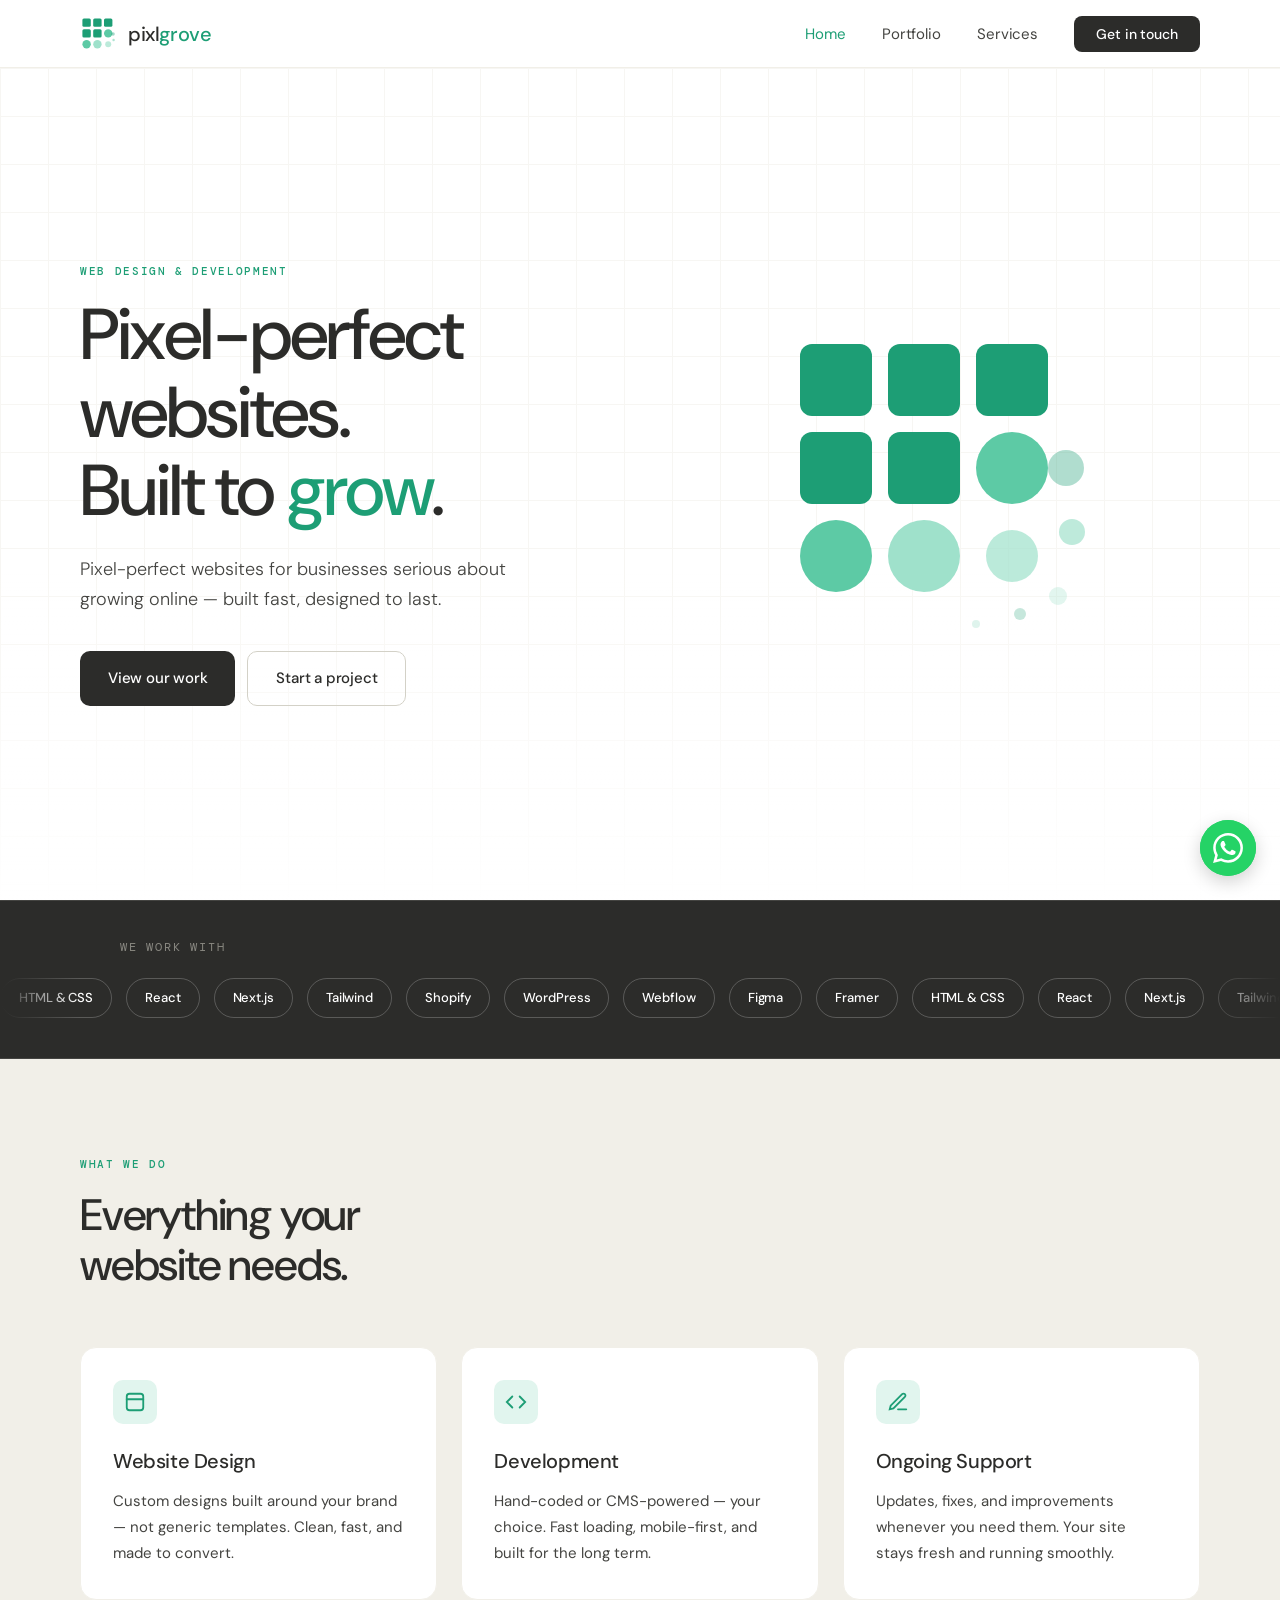
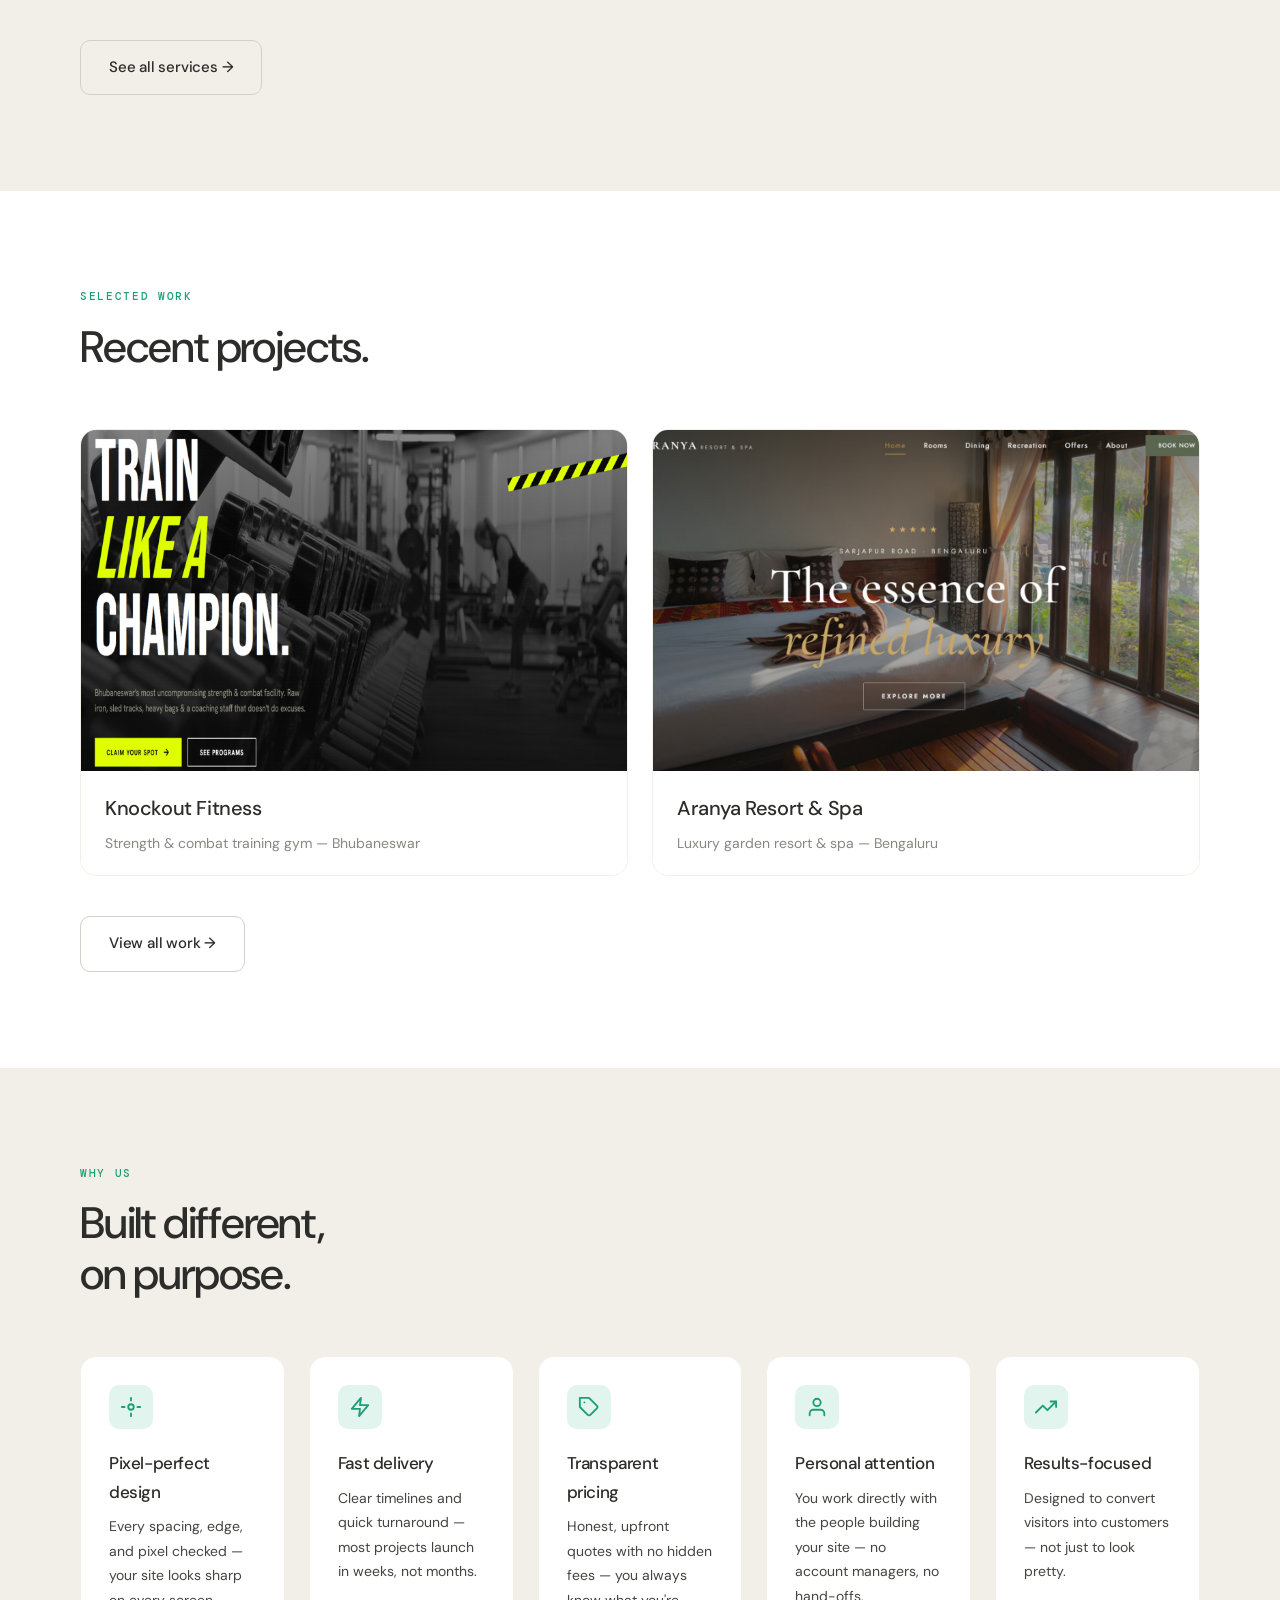
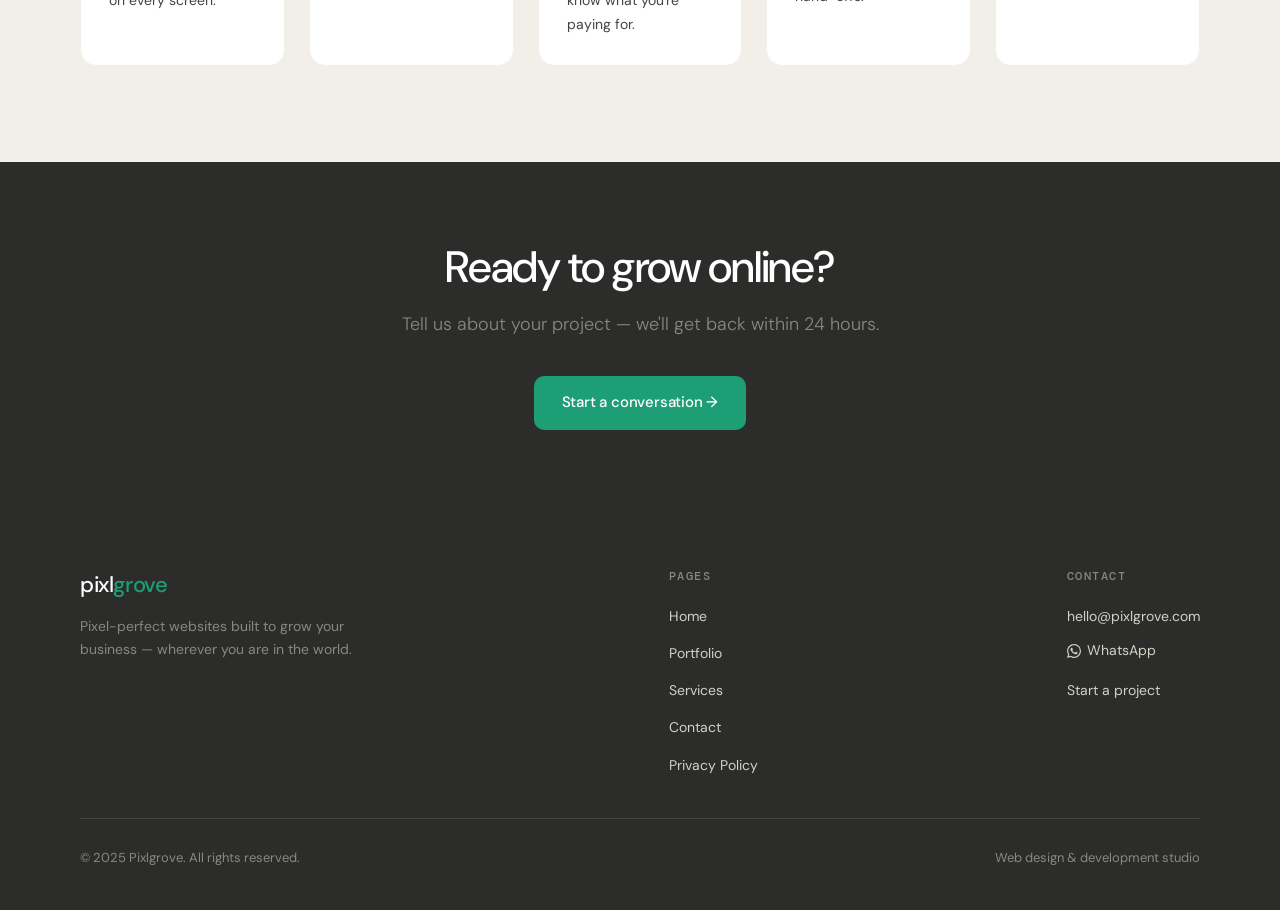
<file: index.html>
<!DOCTYPE html>
<html lang="en">
<head>
  <meta charset="UTF-8"/>
  <meta name="viewport" content="width=device-width, initial-scale=1.0"/>
  <title>Pixlgrove — Web Design &amp; Development Agency</title>
  <meta name="description" content="Pixel-perfect websites built to grow your business. Web design and development studio serving clients worldwide."/>
  <link rel="canonical" href="https://pixlgrove.com/"/>
  <meta name="robots" content="index, follow, max-image-preview:large, max-snippet:-1"/>
  <meta name="theme-color" content="#1D9E75"/>
  <meta name="author" content="Pixlgrove"/>
  <!-- Search engine ownership verification (homepage only — verifies the whole property) -->
  <meta name="google-site-verification" content="qePyZceuetVZ063iKFYvC5SGkawIHf2cacjYb4y_dj0"/>
  <meta name="msvalidate.01" content="2F91A9A347F147615D94C6EC754ECE35"/>
  <meta name="yandex-verification" content="8b241d73d4e15420"/>
  <!-- Geo targeting: Bhubaneswar, Odisha, India -->
  <meta name="geo.region" content="IN-OR"/>
  <meta name="geo.placename" content="Bhubaneswar"/>
  <meta name="geo.position" content="20.296059;85.824539"/>
  <meta name="ICBM" content="20.296059, 85.824539"/>
  <!-- Dublin Core -->
  <meta name="DC.title" content="Pixlgrove — Web Design &amp; Development Studio"/>
  <meta name="DC.description" content="Pixel-perfect websites built to grow your business. Web design and development studio serving clients worldwide."/>
  <meta name="DC.publisher" content="Pixlgrove"/>
  <meta name="DC.language" content="en"/>
  <meta name="DC.type" content="Text"/>
  <meta name="DC.format" content="text/html"/>
  <meta name="DC.identifier" content="https://pixlgrove.com/"/>

  <meta property="og:type" content="website"/>
  <meta property="og:site_name" content="Pixlgrove"/>
  <meta property="og:title" content="Pixlgrove — Web Design &amp; Development Studio"/>
  <meta property="og:description" content="Pixel-perfect websites built to grow your business. Web design and development studio serving clients worldwide."/>
  <meta property="og:url" content="https://pixlgrove.com/"/>
  <meta property="og:image" content="https://pixlgrove.com/og-image.png"/>
  <meta property="og:image:width" content="1200"/>
  <meta property="og:image:height" content="630"/>

  <meta name="twitter:card" content="summary_large_image"/>
  <meta name="twitter:title" content="Pixlgrove — Web Design &amp; Development Studio"/>
  <meta name="twitter:description" content="Pixel-perfect websites built to grow your business."/>
  <meta name="twitter:image" content="https://pixlgrove.com/og-image.png"/>

  <script type="application/ld+json">
  {
    "@context": "https://schema.org",
    "@graph": [
      {
        "@type": "ProfessionalService",
        "@id": "https://pixlgrove.com/#business",
        "name": "Pixlgrove",
        "description": "Web design and development studio building pixel-perfect, fast, conversion-focused websites for businesses worldwide.",
        "url": "https://pixlgrove.com/",
        "email": "hello@pixlgrove.com",
        "logo": "https://pixlgrove.com/og-image.png",
        "image": "https://pixlgrove.com/og-image.png",
        "areaServed": "Worldwide",
        "knowsAbout": ["Web design", "Web development", "E-commerce", "SEO", "Website maintenance"]
      },
      {
        "@type": "WebSite",
        "@id": "https://pixlgrove.com/#website",
        "url": "https://pixlgrove.com/",
        "name": "Pixlgrove",
        "publisher": { "@id": "https://pixlgrove.com/#business" }
      }
    ]
  }
  </script>
  <link rel="stylesheet" href="style.css"/>
  <link rel="icon" href="data:image/svg+xml,<svg xmlns='http://www.w3.org/2000/svg' viewBox='0 0 120 120'><rect x='8' y='8' width='28' height='28' rx='5' fill='%231D9E75'/><rect x='44' y='8' width='28' height='28' rx='5' fill='%231D9E75'/><rect x='80' y='8' width='28' height='28' rx='5' fill='%231D9E75'/><rect x='8' y='44' width='28' height='28' rx='5' fill='%231D9E75'/><rect x='44' y='44' width='28' height='28' rx='5' fill='%231D9E75'/><rect x='80' y='44' width='28' height='28' rx='14' fill='%235DCAA5'/><rect x='8' y='80' width='28' height='28' rx='14' fill='%235DCAA5'/><circle cx='58' cy='94' r='14' fill='%239FE1CB'/></svg>"/>
  <style>
    /* HERO */
    .hero {
      min-height: calc(100vh - var(--nav-h));
      display: flex;
      align-items: center;
      padding: 80px 40px;
      position: relative;
      overflow: hidden;
    }

    .hero-grid {
      position: absolute;
      inset: 0;
      background-image:
        linear-gradient(var(--bark5) 1px, transparent 1px),
        linear-gradient(90deg, var(--bark5) 1px, transparent 1px);
      background-size: 48px 48px;
      opacity: 0.5;
    }

    .hero-grid::after {
      content: '';
      position: absolute;
      inset: 0;
      background: linear-gradient(to bottom, transparent 60%, white 100%);
    }

    .hero-inner {
      max-width: var(--max);
      margin: 0 auto;
      width: 100%;
      position: relative;
      z-index: 1;
      display: grid;
      grid-template-columns: 1fr 1fr;
      gap: 80px;
      align-items: center;
    }

    .hero-content h1 { margin-bottom: 24px; }
    .hero-content h1 em {
      font-style: normal;
      color: var(--grove);
    }

    .hero-content p {
      font-size: 18px;
      color: var(--bark2);
      max-width: 440px;
      margin-bottom: 36px;
      line-height: 1.7;
      font-weight: 300;
    }

    .hero-btns { display: flex; gap: 12px; flex-wrap: wrap; }

    .hero-mark {
      display: flex;
      justify-content: center;
      align-items: center;
    }

    .hero-mark svg {
      width: 100%;
      max-width: 320px;
      height: auto;
      animation: floatMark 6s ease-in-out infinite;
    }

    @keyframes floatMark {
      0%, 100% { transform: translateY(0); }
      50% { transform: translateY(-12px); }
    }

    /* LOGOS MARQUEE */
    .logos-bar {
      background: var(--bark);
      padding: 36px 0 40px;
      border-top: 1px solid var(--bark2);
      border-bottom: 1px solid var(--bark2);
      overflow: hidden;
      position: relative;
    }

    .logos-label {
      max-width: var(--max);
      margin: 0 auto 20px;
      padding: 0 40px;
      font-size: 12px;
      font-family: var(--font-mono);
      letter-spacing: .15em;
      text-transform: uppercase;
      color: var(--bark3);
    }

    .logos-track {
      position: relative;
      overflow: hidden;
      -webkit-mask-image: linear-gradient(90deg, transparent 0, #000 80px, #000 calc(100% - 80px), transparent 100%);
              mask-image: linear-gradient(90deg, transparent 0, #000 80px, #000 calc(100% - 80px), transparent 100%);
    }

    .logos-marquee {
      display: flex;
      gap: 14px;
      width: max-content;
      animation: marquee 32s linear infinite;
    }

    .logos-marquee:hover { animation-play-state: paused; }

    @keyframes marquee {
      from { transform: translateX(-50%); }
      to   { transform: translateX(0); }
    }

    .logo-pill {
      font-size: 13px;
      font-weight: 500;
      color: white;
      padding: 8px 18px;
      background: transparent;
      border: 1px solid rgba(255, 255, 255, 0.22);
      border-radius: 999px;
      white-space: nowrap;
      flex-shrink: 0;
      letter-spacing: -0.1px;
    }

    /* SERVICES PREVIEW */
    .services-grid {
      display: grid;
      grid-template-columns: repeat(3, 1fr);
      gap: 24px;
      margin-top: 56px;
    }

    .service-card {
      padding: 32px;
      border: 1px solid var(--bark5);
      border-radius: var(--radius-lg);
      transition: border-color .2s, transform .2s;
      background: white;
    }

    .service-card:hover {
      border-color: var(--mist);
      transform: translateY(-3px);
    }

    .service-icon {
      width: 44px;
      height: 44px;
      background: #E1F5EE;
      border-radius: 10px;
      display: flex;
      align-items: center;
      justify-content: center;
      margin-bottom: 20px;
    }

    .service-card h3 { margin-bottom: 10px; }
    .service-card p { font-size: 15px; }

    /* PORTFOLIO PREVIEW */
    .portfolio-grid {
      display: grid;
      grid-template-columns: repeat(2, 1fr);
      gap: 24px;
      margin-top: 56px;
    }

    .portfolio-card {
      border-radius: var(--radius-lg);
      overflow: hidden;
      border: 1px solid var(--bark5);
      text-decoration: none;
      transition: transform .25s, border-color .25s;
      display: block;
    }

    .portfolio-card:hover { transform: translateY(-4px); border-color: var(--mist); }

    .portfolio-thumb {
      aspect-ratio: 16/10;
      display: flex;
      align-items: center;
      justify-content: center;
      font-size: 13px;
      font-family: var(--font-mono);
      color: var(--bark3);
      letter-spacing: .06em;
    }

    .portfolio-meta {
      padding: 20px 24px;
      background: white;
    }

    .portfolio-meta h3 { margin-bottom: 6px; }
    .portfolio-meta p { font-size: 14px; color: var(--bark3); }

    /* WHY US */
    .why-grid {
      display: grid;
      grid-template-columns: repeat(auto-fit, minmax(190px, 1fr));
      gap: 24px;
      margin-top: 56px;
    }

    .why-card {
      padding: 28px;
      border: 1px solid var(--bark5);
      border-radius: var(--radius-lg);
      background: white;
      transition: border-color .2s, transform .2s;
    }

    .why-card:hover {
      border-color: var(--mist);
      transform: translateY(-3px);
    }

    .why-card h3 { margin-bottom: 8px; font-size: 17px; }
    .why-card p { font-size: 14px; }

    /* CTA BAND */
    .cta-band {
      background: var(--bark);
      padding: 80px 40px;
      text-align: center;
    }

    .cta-band h2 { color: white; margin-bottom: 16px; }
    .cta-band p { color: var(--bark3); font-size: 18px; margin-bottom: 36px; font-weight: 300; }

    @media (max-width: 900px) {
      .hero-inner { grid-template-columns: 1fr; gap: 48px; }
      .hero-mark { display: none; }
      .services-grid { grid-template-columns: 1fr; }
      .portfolio-grid { grid-template-columns: 1fr; }
      .hero { padding: 60px 20px; }
      .logos-bar { padding: 24px 20px; }
      .cta-band { padding: 64px 20px; }
    }
  </style>

  <!-- Google tag (gtag.js) -->
  <script async src="https://www.googletagmanager.com/gtag/js?id=G-X0YCFCK2R0"></script>
  <script>
    window.dataLayer = window.dataLayer || [];
    function gtag(){dataLayer.push(arguments);}
    gtag('js', new Date());
    gtag('config', 'G-X0YCFCK2R0');
  </script>
</head>
<body class="page">

<nav aria-label="Primary navigation">
  <div class="nav-inner">
    <a href="index.html" class="nav-logo" aria-label="Pixlgrove — home">
      <svg width="36" height="36" viewBox="0 0 120 120" xmlns="http://www.w3.org/2000/svg" aria-hidden="true" focusable="false">
        <rect x="8"  y="8"  width="28" height="28" rx="5" fill="#1D9E75"/>
        <rect x="44" y="8"  width="28" height="28" rx="5" fill="#1D9E75"/>
        <rect x="80" y="8"  width="28" height="28" rx="5" fill="#1D9E75"/>
        <rect x="8"  y="44" width="28" height="28" rx="5" fill="#1D9E75"/>
        <rect x="44" y="44" width="28" height="28" rx="5" fill="#1D9E75"/>
        <rect x="80" y="44" width="28" height="28" rx="14" fill="#5DCAA5"/>
        <rect x="8"  y="80" width="28" height="28" rx="14" fill="#5DCAA5"/>
        <circle cx="58" cy="94" r="14" fill="#9FE1CB"/>
        <circle cx="94" cy="94" r="10" fill="#9FE1CB" opacity="0.7"/>
        <circle cx="110" cy="60" r="6" fill="#1D9E75" opacity="0.4"/>
        <circle cx="112" cy="80" r="4" fill="#5DCAA5" opacity="0.5"/>
      </svg>
      <span class="nav-wordmark">pixl<span>grove</span></span>
    </a>
    <ul class="nav-links" id="nav-links">
      <li><a href="index.html" class="active" aria-current="page">Home</a></li>
      <li><a href="portfolio.html">Portfolio</a></li>
      <li><a href="services.html">Services</a></li>
      <li><a href="contact.html" class="nav-cta">Get in touch</a></li>
    </ul>
    <button class="nav-burger" id="nav-burger" aria-label="Toggle menu" aria-expanded="false" aria-controls="nav-links">
      <span></span><span></span><span></span>
    </button>
  </div>
</nav>

<main>

<!-- HERO -->
<section class="hero">
  <div class="hero-grid"></div>
  <div class="hero-inner">
    <div class="hero-content">
      <span class="eyebrow fade-up">Web design &amp; development</span>
      <h1 class="fade-up">Pixel-perfect websites.<br>Built to <em>grow</em>.</h1>
      <p class="fade-up">Pixel-perfect websites for businesses serious about growing online — built fast, designed to last.</p>
      <div class="hero-btns fade-up">
        <a href="portfolio.html" class="btn btn-dark">View our work</a>
        <a href="contact.html" class="btn btn-outline">Start a project</a>
      </div>
    </div>
    <div class="hero-mark fade-up">
      <svg aria-hidden="true" viewBox="0 0 320 320" xmlns="http://www.w3.org/2000/svg" fill="none">
        <!-- Large dissolve mark -->
        <rect x="20"  y="20"  width="72" height="72" rx="12" fill="#1D9E75"/>
        <rect x="108" y="20"  width="72" height="72" rx="12" fill="#1D9E75"/>
        <rect x="196" y="20"  width="72" height="72" rx="12" fill="#1D9E75"/>
        <rect x="20"  y="108" width="72" height="72" rx="12" fill="#1D9E75"/>
        <rect x="108" y="108" width="72" height="72" rx="12" fill="#1D9E75"/>
        <rect x="196" y="108" width="72" height="72" rx="36" fill="#5DCAA5"/>
        <rect x="20"  y="196" width="72" height="72" rx="36" fill="#5DCAA5"/>
        <circle cx="144" cy="232" r="36" fill="#9FE1CB"/>
        <circle cx="232" cy="232" r="26" fill="#9FE1CB" opacity="0.7"/>
        <circle cx="286" cy="144" r="18" fill="#1D9E75" opacity="0.35"/>
        <circle cx="292" cy="208" r="13" fill="#5DCAA5" opacity="0.4"/>
        <circle cx="278" cy="272" r="9"  fill="#9FE1CB" opacity="0.3"/>
        <circle cx="240" cy="290" r="6"  fill="#1D9E75" opacity="0.25"/>
        <circle cx="196" cy="300" r="4"  fill="#5DCAA5" opacity="0.2"/>
      </svg>
    </div>
  </div>
</section>

<!-- LOGOS MARQUEE -->
<div class="logos-bar">
  <p class="logos-label">We work with</p>
  <div class="logos-track">
    <div class="logos-marquee" aria-hidden="true">
      <span class="logo-pill">HTML &amp; CSS</span>
      <span class="logo-pill">React</span>
      <span class="logo-pill">Next.js</span>
      <span class="logo-pill">Tailwind</span>
      <span class="logo-pill">Shopify</span>
      <span class="logo-pill">WordPress</span>
      <span class="logo-pill">Webflow</span>
      <span class="logo-pill">Figma</span>
      <span class="logo-pill">Framer</span>
      <!-- duplicate for seamless infinite loop -->
      <span class="logo-pill">HTML &amp; CSS</span>
      <span class="logo-pill">React</span>
      <span class="logo-pill">Next.js</span>
      <span class="logo-pill">Tailwind</span>
      <span class="logo-pill">Shopify</span>
      <span class="logo-pill">WordPress</span>
      <span class="logo-pill">Webflow</span>
      <span class="logo-pill">Figma</span>
      <span class="logo-pill">Framer</span>
    </div>
  </div>
</div>

<!-- SERVICES PREVIEW -->
<section class="section" style="background: var(--bark5);">
  <div class="container">
    <span class="eyebrow">What we do</span>
    <h2>Everything your<br>website needs.</h2>
    <div class="services-grid">
      <div class="service-card fade-up">
        <div class="service-icon">
          <svg aria-hidden="true" width="22" height="22" viewBox="0 0 24 24" fill="none" stroke="#1D9E75" stroke-width="2" stroke-linecap="round">
            <rect x="3" y="3" width="18" height="18" rx="3"/><path d="M3 9h18"/>
          </svg>
        </div>
        <h3>Website Design</h3>
        <p>Custom designs built around your brand — not generic templates. Clean, fast, and made to convert.</p>
      </div>
      <div class="service-card fade-up">
        <div class="service-icon">
          <svg aria-hidden="true" width="22" height="22" viewBox="0 0 24 24" fill="none" stroke="#1D9E75" stroke-width="2" stroke-linecap="round">
            <polyline points="16 18 22 12 16 6"/><polyline points="8 6 2 12 8 18"/>
          </svg>
        </div>
        <h3>Development</h3>
        <p>Hand-coded or CMS-powered — your choice. Fast loading, mobile-first, and built for the long term.</p>
      </div>
      <div class="service-card fade-up">
        <div class="service-icon">
          <svg aria-hidden="true" width="22" height="22" viewBox="0 0 24 24" fill="none" stroke="#1D9E75" stroke-width="2" stroke-linecap="round">
            <path d="M12 20h9"/><path d="M16.5 3.5a2.121 2.121 0 013 3L7 19l-4 1 1-4L16.5 3.5z"/>
          </svg>
        </div>
        <h3>Ongoing Support</h3>
        <p>Updates, fixes, and improvements whenever you need them. Your site stays fresh and running smoothly.</p>
      </div>
    </div>
    <div style="margin-top:40px;">
      <a href="services.html" class="btn btn-outline">See all services →</a>
    </div>
  </div>
</section>

<!-- PORTFOLIO PREVIEW -->
<section class="section">
  <div class="container">
    <span class="eyebrow">Selected work</span>
    <h2>Recent projects.</h2>
    <div class="portfolio-grid">
      <a href="https://frolicking-speculoos-3c72fb.netlify.app/" target="_blank" rel="noopener" class="portfolio-card fade-up">
        <div class="portfolio-thumb" style="background:#1a1a1a;">
          <img src="images/Knockout_fitness_1600x1000.jpg" alt="Knockout Fitness website — homepage screenshot" loading="lazy" style="width:100%;height:100%;object-fit:cover;display:block;"/>
        </div>
        <div class="portfolio-meta">
          <h3>Knockout Fitness</h3>
          <p>Strength &amp; combat training gym — Bhubaneswar</p>
        </div>
      </a>
      <a href="https://sensational-clafoutis-8c955f.netlify.app/" target="_blank" rel="noopener" class="portfolio-card fade-up">
        <div class="portfolio-thumb" style="background:#1a1a1a;">
          <img src="images/Aranya_1600x808.jpg" alt="Aranya Resort &amp; Spa website — homepage screenshot" loading="lazy" style="width:100%;height:100%;object-fit:cover;display:block;"/>
        </div>
        <div class="portfolio-meta">
          <h3>Aranya Resort &amp; Spa</h3>
          <p>Luxury garden resort &amp; spa — Bengaluru</p>
        </div>
      </a>
    </div>
    <div style="margin-top:40px;">
      <a href="portfolio.html" class="btn btn-outline">View all work →</a>
    </div>
  </div>
</section>

<!-- WHY US -->
<section class="section" style="background: var(--bark5);">
  <div class="container">
    <span class="eyebrow">Why us</span>
    <h2>Built different,<br>on purpose.</h2>
    <div class="why-grid">
      <div class="why-card fade-up">
        <div class="service-icon">
          <svg aria-hidden="true" width="22" height="22" viewBox="0 0 24 24" fill="none" stroke="#1D9E75" stroke-width="2" stroke-linecap="round" stroke-linejoin="round">
            <circle cx="12" cy="12" r="3"/><path d="M12 2v3M12 19v3M2 12h3M19 12h3"/>
          </svg>
        </div>
        <h3>Pixel-perfect design</h3>
        <p>Every spacing, edge, and pixel checked — your site looks sharp on every screen.</p>
      </div>
      <div class="why-card fade-up">
        <div class="service-icon">
          <svg aria-hidden="true" width="22" height="22" viewBox="0 0 24 24" fill="none" stroke="#1D9E75" stroke-width="2" stroke-linecap="round" stroke-linejoin="round">
            <polygon points="13 2 3 14 12 14 11 22 21 10 12 10 13 2"/>
          </svg>
        </div>
        <h3>Fast delivery</h3>
        <p>Clear timelines and quick turnaround — most projects launch in weeks, not months.</p>
      </div>
      <div class="why-card fade-up">
        <div class="service-icon">
          <svg aria-hidden="true" width="22" height="22" viewBox="0 0 24 24" fill="none" stroke="#1D9E75" stroke-width="2" stroke-linecap="round" stroke-linejoin="round">
            <path d="M20.59 13.41l-7.17 7.17a2 2 0 0 1-2.83 0L2 12V2h10l8.59 8.59a2 2 0 0 1 0 2.82z"/><line x1="7" y1="7" x2="7.01" y2="7"/>
          </svg>
        </div>
        <h3>Transparent pricing</h3>
        <p>Honest, upfront quotes with no hidden fees — you always know what you're paying for.</p>
      </div>
      <div class="why-card fade-up">
        <div class="service-icon">
          <svg aria-hidden="true" width="22" height="22" viewBox="0 0 24 24" fill="none" stroke="#1D9E75" stroke-width="2" stroke-linecap="round" stroke-linejoin="round">
            <path d="M20 21v-2a4 4 0 0 0-4-4H8a4 4 0 0 0-4 4v2"/><circle cx="12" cy="7" r="4"/>
          </svg>
        </div>
        <h3>Personal attention</h3>
        <p>You work directly with the people building your site — no account managers, no hand-offs.</p>
      </div>
      <div class="why-card fade-up">
        <div class="service-icon">
          <svg aria-hidden="true" width="22" height="22" viewBox="0 0 24 24" fill="none" stroke="#1D9E75" stroke-width="2" stroke-linecap="round" stroke-linejoin="round">
            <polyline points="23 6 13.5 15.5 8.5 10.5 1 18"/><polyline points="17 6 23 6 23 12"/>
          </svg>
        </div>
        <h3>Results-focused</h3>
        <p>Designed to convert visitors into customers — not just to look pretty.</p>
      </div>
    </div>
  </div>
</section>

<!-- CTA BAND -->
<div class="cta-band">
  <div class="container">
    <h2>Ready to grow online?</h2>
    <p>Tell us about your project — we'll get back within 24 hours.</p>
    <a href="contact.html" class="btn btn-primary">Start a conversation →</a>
  </div>
</div>

</main>

<footer>
  <div class="footer-inner">
    <div class="footer-top">
      <div class="footer-brand">
        <div class="footer-wordmark">pixl<span>grove</span></div>
        <p>Pixel-perfect websites built to grow your business — wherever you are in the world.</p>
      </div>
      <div class="footer-links">
        <h4>Pages</h4>
        <ul>
          <li><a href="index.html">Home</a></li>
          <li><a href="portfolio.html">Portfolio</a></li>
          <li><a href="services.html">Services</a></li>
          <li><a href="contact.html">Contact</a></li>
          <li><a href="privacy.html">Privacy Policy</a></li>
        </ul>
      </div>
      <div class="footer-links">
        <h4>Contact</h4>
        <ul>
          <li><a href="mailto:hello@pixlgrove.com">hello@pixlgrove.com</a></li>
          <li><a class="footer-wa" href="https://wa.me/916371295241?text=Hi%20Pixlgrove%2C%20I%27d%20like%20to%20discuss%20a%20project." target="_blank" rel="noopener"><svg viewBox="0 0 24 24" fill="currentColor" aria-hidden="true"><path d="M17.472 14.382c-.297-.149-1.758-.867-2.03-.967-.273-.099-.471-.148-.67.15-.197.297-.767.966-.94 1.164-.173.199-.347.223-.644.075-.297-.15-1.255-.463-2.39-1.475-.883-.788-1.48-1.761-1.653-2.059-.173-.297-.018-.458.13-.606.135-.135.297-.347.446-.521.149-.174.198-.298.298-.497.099-.198.05-.371-.025-.52-.075-.149-.669-1.612-.916-2.207-.242-.579-.487-.5-.669-.51-.173-.009-.371-.01-.57-.01-.198 0-.52.074-.792.372-.272.297-1.04 1.016-1.04 2.479 0 1.462 1.065 2.876 1.213 3.074.149.198 2.096 3.2 5.077 4.487.709.306 1.262.489 1.694.626.712.226 1.36.194 1.872.118.571-.085 1.758-.719 2.006-1.413.248-.695.248-1.29.173-1.414-.074-.123-.272-.198-.57-.347m-5.421 7.403h-.004a9.87 9.87 0 01-5.031-1.378l-.361-.214-3.741.982.998-3.648-.235-.374a9.86 9.86 0 01-1.51-5.26c.002-5.45 4.436-9.884 9.888-9.884 2.64 0 5.122 1.03 6.988 2.898a9.825 9.825 0 012.893 6.994c-.003 5.45-4.437 9.884-9.885 9.884m8.413-18.297A11.815 11.815 0 0012.05 0C5.495 0 .16 5.335.157 11.892c0 2.096.547 4.142 1.588 5.945L.057 24l6.305-1.654a11.882 11.882 0 005.683 1.448h.005c6.554 0 11.89-5.335 11.893-11.893a11.821 11.821 0 00-3.48-8.413Z"/></svg>WhatsApp</a></li>
          <li><a href="contact.html">Start a project</a></li>
        </ul>
      </div>
    </div>
    <div class="footer-bottom">
      <p>&copy; 2025 Pixlgrove. All rights reserved.</p>
      <p>Web design &amp; development studio</p>
    </div>
  </div>
</footer>

<script src="layout.js"></script>

<a class="wa-fab" href="https://wa.me/916371295241?text=Hi%20Pixlgrove%2C%20I%27d%20like%20to%20discuss%20a%20project." target="_blank" rel="noopener" aria-label="Chat with us on WhatsApp">
  <svg viewBox="0 0 24 24" fill="currentColor" aria-hidden="true"><path d="M17.472 14.382c-.297-.149-1.758-.867-2.03-.967-.273-.099-.471-.148-.67.15-.197.297-.767.966-.94 1.164-.173.199-.347.223-.644.075-.297-.15-1.255-.463-2.39-1.475-.883-.788-1.48-1.761-1.653-2.059-.173-.297-.018-.458.13-.606.135-.135.297-.347.446-.521.149-.174.198-.298.298-.497.099-.198.05-.371-.025-.52-.075-.149-.669-1.612-.916-2.207-.242-.579-.487-.5-.669-.51-.173-.009-.371-.01-.57-.01-.198 0-.52.074-.792.372-.272.297-1.04 1.016-1.04 2.479 0 1.462 1.065 2.876 1.213 3.074.149.198 2.096 3.2 5.077 4.487.709.306 1.262.489 1.694.626.712.226 1.36.194 1.872.118.571-.085 1.758-.719 2.006-1.413.248-.695.248-1.29.173-1.414-.074-.123-.272-.198-.57-.347m-5.421 7.403h-.004a9.87 9.87 0 01-5.031-1.378l-.361-.214-3.741.982.998-3.648-.235-.374a9.86 9.86 0 01-1.51-5.26c.002-5.45 4.436-9.884 9.888-9.884 2.64 0 5.122 1.03 6.988 2.898a9.825 9.825 0 012.893 6.994c-.003 5.45-4.437 9.884-9.885 9.884m8.413-18.297A11.815 11.815 0 0012.05 0C5.495 0 .16 5.335.157 11.892c0 2.096.547 4.142 1.588 5.945L.057 24l6.305-1.654a11.882 11.882 0 005.683 1.448h.005c6.554 0 11.89-5.335 11.893-11.893a11.821 11.821 0 00-3.48-8.413Z"/></svg>
</a>
</body>
</html>
</file>
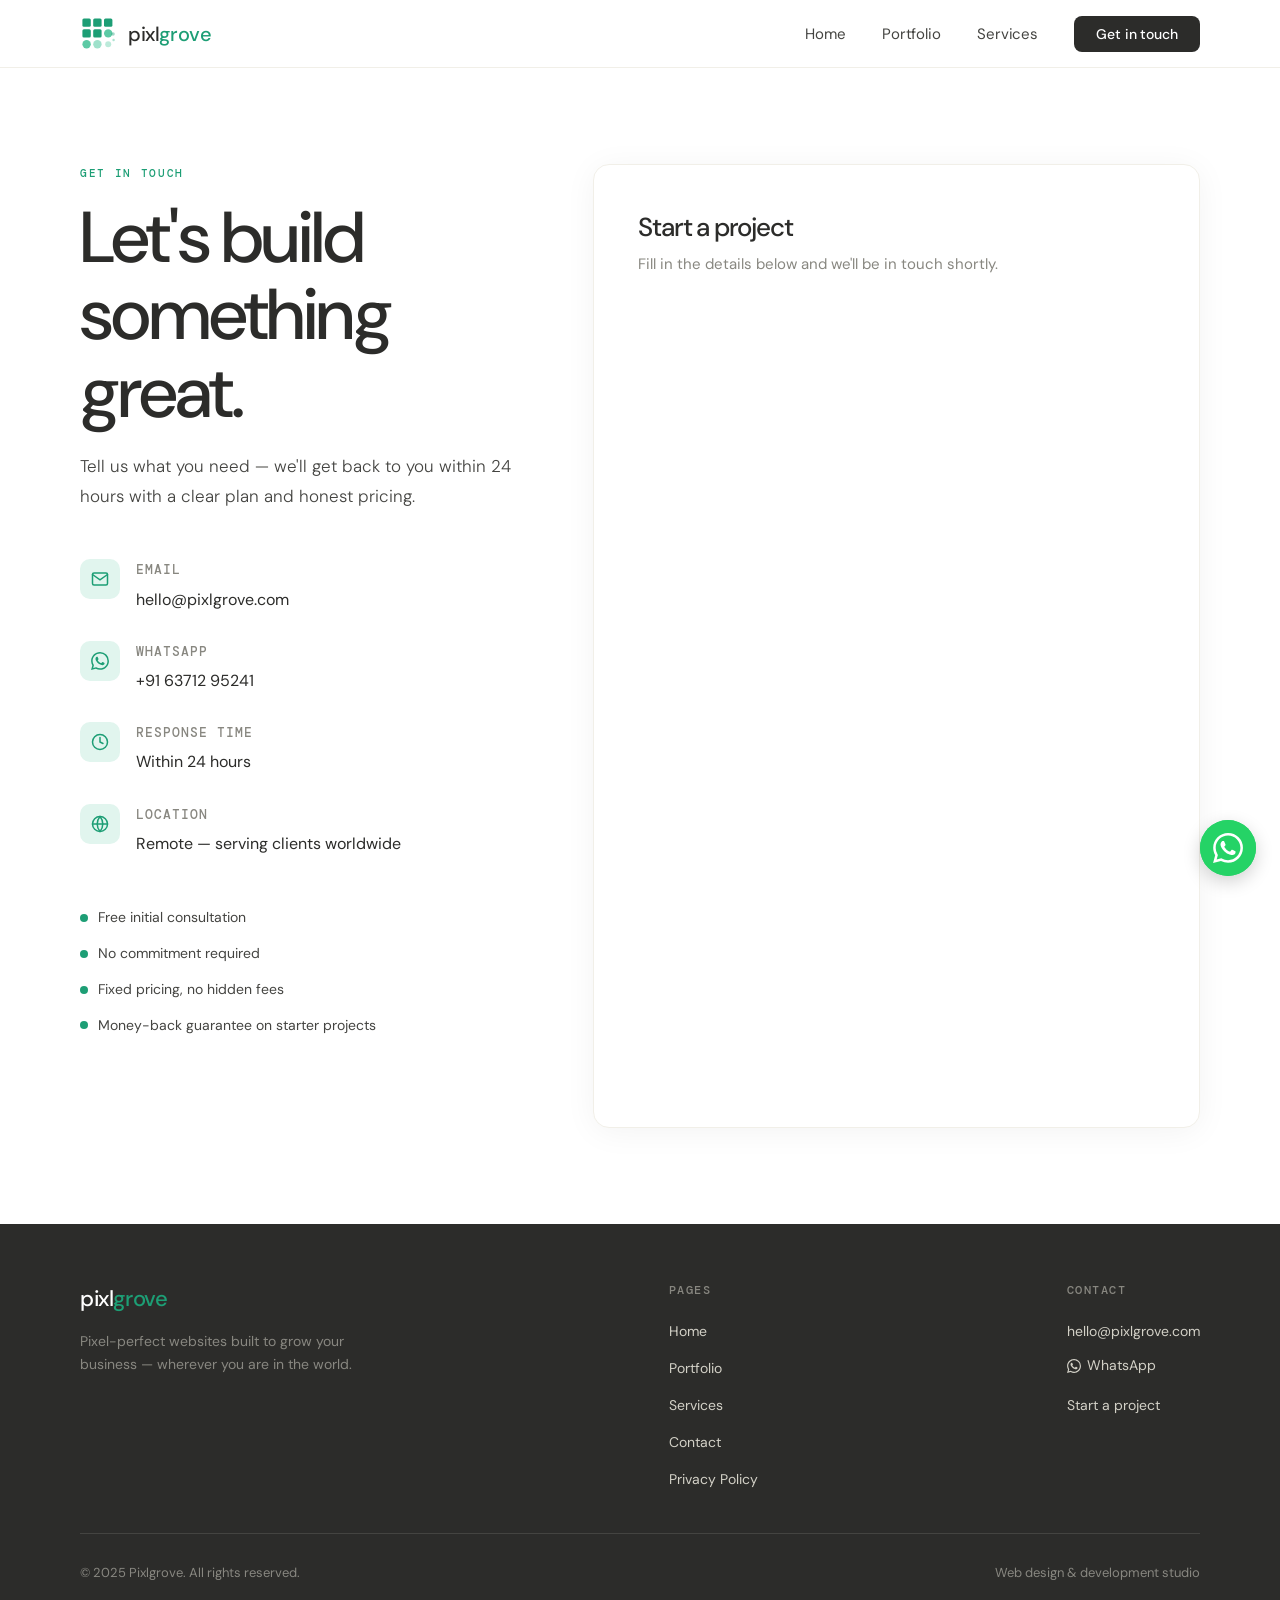
<file: contact.html>
<!DOCTYPE html>
<html lang="en">
<head>
  <meta charset="UTF-8"/>
  <meta name="viewport" content="width=device-width, initial-scale=1.0"/>
  <title>Contact — Start a Web Design Project | Pixlgrove</title>
  <meta name="description" content="Start a project with Pixlgrove. Tell us about your website and we'll reply within 24 hours. Web design and development studio serving clients worldwide."/>
  <link rel="canonical" href="https://pixlgrove.com/contact.html"/>
  <meta name="robots" content="index, follow, max-image-preview:large, max-snippet:-1"/>
  <meta name="theme-color" content="#1D9E75"/>
  <meta name="author" content="Pixlgrove"/>
  <!-- Geo targeting: Bhubaneswar, Odisha, India -->
  <meta name="geo.region" content="IN-OR"/>
  <meta name="geo.placename" content="Bhubaneswar"/>
  <meta name="geo.position" content="20.296059;85.824539"/>
  <meta name="ICBM" content="20.296059, 85.824539"/>
  <!-- Dublin Core -->
  <meta name="DC.title" content="Contact — Start a Web Design Project | Pixlgrove"/>
  <meta name="DC.description" content="Start a project with Pixlgrove. Tell us about your website and we'll reply within 24 hours. Web design and development studio serving clients worldwide."/>
  <meta name="DC.publisher" content="Pixlgrove"/>
  <meta name="DC.language" content="en"/>
  <meta name="DC.type" content="Text"/>
  <meta name="DC.format" content="text/html"/>
  <meta name="DC.identifier" content="https://pixlgrove.com/contact.html"/>

  <meta property="og:type" content="website"/>
  <meta property="og:site_name" content="Pixlgrove"/>
  <meta property="og:title" content="Contact — Start a Web Design Project | Pixlgrove"/>
  <meta property="og:description" content="Start a project with Pixlgrove. Tell us about your website and we'll reply within 24 hours."/>
  <meta property="og:url" content="https://pixlgrove.com/contact.html"/>
  <meta property="og:image" content="https://pixlgrove.com/og-image.png"/>
  <meta property="og:image:width" content="1200"/>
  <meta property="og:image:height" content="630"/>

  <meta name="twitter:card" content="summary_large_image"/>
  <meta name="twitter:title" content="Contact — Pixlgrove"/>
  <meta name="twitter:description" content="Start a project with Pixlgrove. We reply within 24 hours."/>
  <meta name="twitter:image" content="https://pixlgrove.com/og-image.png"/>

  <script type="application/ld+json">
  {
    "@context": "https://schema.org",
    "@graph": [
      {
        "@type": "BreadcrumbList",
        "itemListElement": [
          { "@type": "ListItem", "position": 1, "name": "Home", "item": "https://pixlgrove.com/" },
          { "@type": "ListItem", "position": 2, "name": "Contact", "item": "https://pixlgrove.com/contact.html" }
        ]
      },
      {
        "@type": "ContactPage",
        "url": "https://pixlgrove.com/contact.html",
        "name": "Contact Pixlgrove",
        "mainEntity": {
          "@type": "ProfessionalService",
          "name": "Pixlgrove",
          "email": "hello@pixlgrove.com",
          "url": "https://pixlgrove.com/",
          "areaServed": "Worldwide"
        }
      }
    ]
  }
  </script>
  <link rel="stylesheet" href="style.css"/>
  <link rel="icon" href="data:image/svg+xml,<svg xmlns='http://www.w3.org/2000/svg' viewBox='0 0 120 120'><rect x='8' y='8' width='28' height='28' rx='5' fill='%231D9E75'/><rect x='44' y='8' width='28' height='28' rx='5' fill='%231D9E75'/><rect x='80' y='8' width='28' height='28' rx='5' fill='%231D9E75'/><rect x='8' y='44' width='28' height='28' rx='5' fill='%231D9E75'/><rect x='44' y='44' width='28' height='28' rx='5' fill='%231D9E75'/><rect x='80' y='44' width='28' height='28' rx='14' fill='%235DCAA5'/><rect x='8' y='80' width='28' height='28' rx='14' fill='%235DCAA5'/><circle cx='58' cy='94' r='14' fill='%239FE1CB'/></svg>"/>
  <style>
    .contact-layout {
      display: grid;
      grid-template-columns: 1fr 1.4fr;
      gap: 80px;
      align-items: flex-start;
    }

    .contact-info h1 { margin-bottom: 20px; }
    .contact-info > p { font-size: 17px; font-weight: 300; margin-bottom: 48px; }

    .contact-detail {
      display: flex;
      flex-direction: column;
      gap: 28px;
      margin-bottom: 48px;
    }

    .contact-item {
      display: flex;
      align-items: flex-start;
      gap: 16px;
    }

    .contact-item-icon {
      width: 40px;
      height: 40px;
      background: #E1F5EE;
      border-radius: 10px;
      display: flex;
      align-items: center;
      justify-content: center;
      flex-shrink: 0;
    }

    .contact-item-text strong {
      display: block;
      font-size: 13px;
      font-weight: 500;
      color: var(--bark3);
      text-transform: uppercase;
      letter-spacing: .08em;
      font-family: var(--font-mono);
      margin-bottom: 4px;
    }

    .contact-item-text a,
    .contact-item-text p {
      font-size: 16px;
      color: var(--bark);
      text-decoration: none;
      transition: color .2s;
    }

    .contact-item-text a:hover { color: var(--grove); }

    .trust-items {
      display: flex;
      flex-direction: column;
      gap: 12px;
    }

    .trust-item {
      display: flex;
      align-items: center;
      gap: 10px;
      font-size: 14px;
      color: var(--bark2);
    }

    .trust-dot {
      width: 8px;
      height: 8px;
      background: var(--grove);
      border-radius: 50%;
      flex-shrink: 0;
    }

    /* FORM CARD */
    .form-card {
      background: white;
      border: 1px solid var(--bark5);
      border-radius: var(--radius-lg);
      padding: 48px 44px;
      box-shadow: 0 4px 32px rgba(0,0,0,.05);
    }

    .form-card h2 { margin-bottom: 8px; font-size: 26px; }
    .form-card > p { font-size: 15px; color: var(--bark3); margin-bottom: 32px; }

    .form-group { margin-bottom: 20px; }

    .form-row {
      display: grid;
      grid-template-columns: 1fr 1fr;
      gap: 16px;
    }

    label {
      display: block;
      font-size: 13px;
      font-weight: 500;
      color: var(--bark2);
      margin-bottom: 7px;
      letter-spacing: .02em;
    }

    input[type="text"],
    input[type="email"],
    select,
    textarea {
      width: 100%;
      padding: 12px 16px;
      border: 1.5px solid var(--bark4);
      border-radius: 8px;
      font-family: var(--font-sans);
      font-size: 15px;
      color: var(--bark);
      background: white;
      transition: border-color .2s;
      outline: none;
      -webkit-appearance: none;
    }

    input:focus,
    select:focus,
    textarea:focus {
      border-color: var(--grove);
    }

    textarea {
      resize: vertical;
      min-height: 120px;
      line-height: 1.6;
    }

    select {
      cursor: pointer;
      background-image: url("data:image/svg+xml,%3Csvg xmlns='http://www.w3.org/2000/svg' width='12' height='8' viewBox='0 0 12 8'%3E%3Cpath d='M1 1l5 5 5-5' stroke='%23888780' stroke-width='1.5' fill='none' stroke-linecap='round'/%3E%3C/svg%3E");
      background-repeat: no-repeat;
      background-position: right 16px center;
      padding-right: 40px;
    }

    .form-submit {
      margin-top: 8px;
      width: 100%;
      justify-content: center;
      font-size: 16px;
      padding: 16px;
    }

    .form-note {
      text-align: center;
      font-size: 13px;
      color: var(--bark3);
      margin-top: 14px;
    }

    /* TALLY ALTERNATIVE NOTE */
    .tally-note {
      background: var(--bark5);
      border-radius: 8px;
      padding: 14px 16px;
      font-size: 13px;
      color: var(--bark3);
      margin-bottom: 24px;
      display: flex;
      align-items: flex-start;
      gap: 10px;
      line-height: 1.6;
    }

    .tally-note strong { color: var(--bark2); }

    @media (max-width: 900px) {
      .contact-layout { grid-template-columns: 1fr; gap: 48px; }
      .form-card { padding: 32px 24px; }
      .form-row { grid-template-columns: 1fr; }
    }
  </style>

  <!-- Google tag (gtag.js) -->
  <script async src="https://www.googletagmanager.com/gtag/js?id=G-X0YCFCK2R0"></script>
  <script>
    window.dataLayer = window.dataLayer || [];
    function gtag(){dataLayer.push(arguments);}
    gtag('js', new Date());
    gtag('config', 'G-X0YCFCK2R0');
  </script>
</head>
<body class="page">

<nav aria-label="Primary navigation">
  <div class="nav-inner">
    <a href="index.html" class="nav-logo" aria-label="Pixlgrove — home">
      <svg width="36" height="36" viewBox="0 0 120 120" xmlns="http://www.w3.org/2000/svg" aria-hidden="true" focusable="false">
        <rect x="8"  y="8"  width="28" height="28" rx="5" fill="#1D9E75"/>
        <rect x="44" y="8"  width="28" height="28" rx="5" fill="#1D9E75"/>
        <rect x="80" y="8"  width="28" height="28" rx="5" fill="#1D9E75"/>
        <rect x="8"  y="44" width="28" height="28" rx="5" fill="#1D9E75"/>
        <rect x="44" y="44" width="28" height="28" rx="5" fill="#1D9E75"/>
        <rect x="80" y="44" width="28" height="28" rx="14" fill="#5DCAA5"/>
        <rect x="8"  y="80" width="28" height="28" rx="14" fill="#5DCAA5"/>
        <circle cx="58" cy="94" r="14" fill="#9FE1CB"/>
        <circle cx="94" cy="94" r="10" fill="#9FE1CB" opacity="0.7"/>
        <circle cx="110" cy="60" r="6" fill="#1D9E75" opacity="0.4"/>
        <circle cx="112" cy="80" r="4" fill="#5DCAA5" opacity="0.5"/>
      </svg>
      <span class="nav-wordmark">pixl<span>grove</span></span>
    </a>
    <ul class="nav-links" id="nav-links">
      <li><a href="index.html">Home</a></li>
      <li><a href="portfolio.html">Portfolio</a></li>
      <li><a href="services.html">Services</a></li>
      <li><a href="contact.html" class="nav-cta" aria-current="page">Get in touch</a></li>
    </ul>
    <button class="nav-burger" id="nav-burger" aria-label="Toggle menu" aria-expanded="false" aria-controls="nav-links">
      <span></span><span></span><span></span>
    </button>
  </div>
</nav>

<main>

<section class="section">
  <div class="container">
    <div class="contact-layout">

      <!-- LEFT: Info -->
      <div class="contact-info fade-up">
        <span class="eyebrow">Get in touch</span>
        <h1>Let's build<br>something great.</h1>
        <p>Tell us what you need — we'll get back to you within 24 hours with a clear plan and honest pricing.</p>

        <div class="contact-detail">
          <div class="contact-item">
            <div class="contact-item-icon">
              <svg aria-hidden="true" width="18" height="18" viewBox="0 0 24 24" fill="none" stroke="#1D9E75" stroke-width="2" stroke-linecap="round">
                <path d="M4 4h16c1.1 0 2 .9 2 2v12c0 1.1-.9 2-2 2H4c-1.1 0-2-.9-2-2V6c0-1.1.9-2 2-2z"/><polyline points="22,6 12,13 2,6"/>
              </svg>
            </div>
            <div class="contact-item-text">
              <strong>Email</strong>
              <a href="mailto:hello@pixlgrove.com">hello@pixlgrove.com</a>
            </div>
          </div>
          <div class="contact-item">
            <div class="contact-item-icon">
              <svg aria-hidden="true" width="18" height="18" viewBox="0 0 24 24" fill="#1D9E75"><path d="M17.472 14.382c-.297-.149-1.758-.867-2.03-.967-.273-.099-.471-.148-.67.15-.197.297-.767.966-.94 1.164-.173.199-.347.223-.644.075-.297-.15-1.255-.463-2.39-1.475-.883-.788-1.48-1.761-1.653-2.059-.173-.297-.018-.458.13-.606.135-.135.297-.347.446-.521.149-.174.198-.298.298-.497.099-.198.05-.371-.025-.52-.075-.149-.669-1.612-.916-2.207-.242-.579-.487-.5-.669-.51-.173-.009-.371-.01-.57-.01-.198 0-.52.074-.792.372-.272.297-1.04 1.016-1.04 2.479 0 1.462 1.065 2.876 1.213 3.074.149.198 2.096 3.2 5.077 4.487.709.306 1.262.489 1.694.626.712.226 1.36.194 1.872.118.571-.085 1.758-.719 2.006-1.413.248-.695.248-1.29.173-1.414-.074-.123-.272-.198-.57-.347m-5.421 7.403h-.004a9.87 9.87 0 01-5.031-1.378l-.361-.214-3.741.982.998-3.648-.235-.374a9.86 9.86 0 01-1.51-5.26c.002-5.45 4.436-9.884 9.888-9.884 2.64 0 5.122 1.03 6.988 2.898a9.825 9.825 0 012.893 6.994c-.003 5.45-4.437 9.884-9.885 9.884m8.413-18.297A11.815 11.815 0 0012.05 0C5.495 0 .16 5.335.157 11.892c0 2.096.547 4.142 1.588 5.945L.057 24l6.305-1.654a11.882 11.882 0 005.683 1.448h.005c6.554 0 11.89-5.335 11.893-11.893a11.821 11.821 0 00-3.48-8.413Z"/></svg>
            </div>
            <div class="contact-item-text">
              <strong>WhatsApp</strong>
              <a href="https://wa.me/916371295241?text=Hi%20Pixlgrove%2C%20I%27d%20like%20to%20discuss%20a%20project." target="_blank" rel="noopener">+91 63712 95241</a>
            </div>
          </div>
          <div class="contact-item">
            <div class="contact-item-icon">
              <svg aria-hidden="true" width="18" height="18" viewBox="0 0 24 24" fill="none" stroke="#1D9E75" stroke-width="2" stroke-linecap="round">
                <circle cx="12" cy="12" r="10"/><polyline points="12 6 12 12 16 14"/>
              </svg>
            </div>
            <div class="contact-item-text">
              <strong>Response time</strong>
              <p>Within 24 hours</p>
            </div>
          </div>
          <div class="contact-item">
            <div class="contact-item-icon">
              <svg aria-hidden="true" width="18" height="18" viewBox="0 0 24 24" fill="none" stroke="#1D9E75" stroke-width="2" stroke-linecap="round">
                <circle cx="12" cy="12" r="10"/><line x1="2" y1="12" x2="22" y2="12"/><path d="M12 2a15.3 15.3 0 010 20M12 2a15.3 15.3 0 000 20"/>
              </svg>
            </div>
            <div class="contact-item-text">
              <strong>Location</strong>
              <p>Remote — serving clients worldwide</p>
            </div>
          </div>
        </div>

        <div class="trust-items">
          <div class="trust-item"><span class="trust-dot"></span>Free initial consultation</div>
          <div class="trust-item"><span class="trust-dot"></span>No commitment required</div>
          <div class="trust-item"><span class="trust-dot"></span>Fixed pricing, no hidden fees</div>
          <div class="trust-item"><span class="trust-dot"></span>Money-back guarantee on starter projects</div>
        </div>
      </div>

      <!-- RIGHT: Form -->
      <div class="form-card fade-up">
        <h2>Start a project</h2>
        <p>Fill in the details below and we'll be in touch shortly.</p>

        <iframe data-tally-src="https://tally.so/embed/LZ6XjJ?alignLeft=1&hideTitle=1&transparentBackground=1&dynamicHeight=1" loading="lazy" width="100%" height="762" frameborder="0" marginheight="0" marginwidth="0" title="Start a project"></iframe>
        <script>var d=document,w="https://tally.so/widgets/embed.js",v=function(){"undefined"!=typeof Tally?Tally.loadEmbeds():d.querySelectorAll("iframe[data-tally-src]:not([src])").forEach((function(e){e.src=e.dataset.tallySrc}))};if("undefined"!=typeof Tally)v();else if(d.querySelector('script[src="'+w+'"]')==null){var s=d.createElement("script");s.src=w,s.onload=v,s.onerror=v,d.body.appendChild(s);}</script>
      </div>

    </div>
  </div>
</section>

</main>

<footer>
  <div class="footer-inner">
    <div class="footer-top">
      <div class="footer-brand">
        <div class="footer-wordmark">pixl<span>grove</span></div>
        <p>Pixel-perfect websites built to grow your business — wherever you are in the world.</p>
      </div>
      <div class="footer-links">
        <h4>Pages</h4>
        <ul>
          <li><a href="index.html">Home</a></li>
          <li><a href="portfolio.html">Portfolio</a></li>
          <li><a href="services.html">Services</a></li>
          <li><a href="contact.html">Contact</a></li>
          <li><a href="privacy.html">Privacy Policy</a></li>
        </ul>
      </div>
      <div class="footer-links">
        <h4>Contact</h4>
        <ul>
          <li><a href="mailto:hello@pixlgrove.com">hello@pixlgrove.com</a></li>
          <li><a class="footer-wa" href="https://wa.me/916371295241?text=Hi%20Pixlgrove%2C%20I%27d%20like%20to%20discuss%20a%20project." target="_blank" rel="noopener"><svg viewBox="0 0 24 24" fill="currentColor" aria-hidden="true"><path d="M17.472 14.382c-.297-.149-1.758-.867-2.03-.967-.273-.099-.471-.148-.67.15-.197.297-.767.966-.94 1.164-.173.199-.347.223-.644.075-.297-.15-1.255-.463-2.39-1.475-.883-.788-1.48-1.761-1.653-2.059-.173-.297-.018-.458.13-.606.135-.135.297-.347.446-.521.149-.174.198-.298.298-.497.099-.198.05-.371-.025-.52-.075-.149-.669-1.612-.916-2.207-.242-.579-.487-.5-.669-.51-.173-.009-.371-.01-.57-.01-.198 0-.52.074-.792.372-.272.297-1.04 1.016-1.04 2.479 0 1.462 1.065 2.876 1.213 3.074.149.198 2.096 3.2 5.077 4.487.709.306 1.262.489 1.694.626.712.226 1.36.194 1.872.118.571-.085 1.758-.719 2.006-1.413.248-.695.248-1.29.173-1.414-.074-.123-.272-.198-.57-.347m-5.421 7.403h-.004a9.87 9.87 0 01-5.031-1.378l-.361-.214-3.741.982.998-3.648-.235-.374a9.86 9.86 0 01-1.51-5.26c.002-5.45 4.436-9.884 9.888-9.884 2.64 0 5.122 1.03 6.988 2.898a9.825 9.825 0 012.893 6.994c-.003 5.45-4.437 9.884-9.885 9.884m8.413-18.297A11.815 11.815 0 0012.05 0C5.495 0 .16 5.335.157 11.892c0 2.096.547 4.142 1.588 5.945L.057 24l6.305-1.654a11.882 11.882 0 005.683 1.448h.005c6.554 0 11.89-5.335 11.893-11.893a11.821 11.821 0 00-3.48-8.413Z"/></svg>WhatsApp</a></li>
          <li><a href="contact.html">Start a project</a></li>
        </ul>
      </div>
    </div>
    <div class="footer-bottom">
      <p>&copy; 2025 Pixlgrove. All rights reserved.</p>
      <p>Web design &amp; development studio</p>
    </div>
  </div>
</footer>

<script src="layout.js"></script>

<a class="wa-fab" href="https://wa.me/916371295241?text=Hi%20Pixlgrove%2C%20I%27d%20like%20to%20discuss%20a%20project." target="_blank" rel="noopener" aria-label="Chat with us on WhatsApp">
  <svg viewBox="0 0 24 24" fill="currentColor" aria-hidden="true"><path d="M17.472 14.382c-.297-.149-1.758-.867-2.03-.967-.273-.099-.471-.148-.67.15-.197.297-.767.966-.94 1.164-.173.199-.347.223-.644.075-.297-.15-1.255-.463-2.39-1.475-.883-.788-1.48-1.761-1.653-2.059-.173-.297-.018-.458.13-.606.135-.135.297-.347.446-.521.149-.174.198-.298.298-.497.099-.198.05-.371-.025-.52-.075-.149-.669-1.612-.916-2.207-.242-.579-.487-.5-.669-.51-.173-.009-.371-.01-.57-.01-.198 0-.52.074-.792.372-.272.297-1.04 1.016-1.04 2.479 0 1.462 1.065 2.876 1.213 3.074.149.198 2.096 3.2 5.077 4.487.709.306 1.262.489 1.694.626.712.226 1.36.194 1.872.118.571-.085 1.758-.719 2.006-1.413.248-.695.248-1.29.173-1.414-.074-.123-.272-.198-.57-.347m-5.421 7.403h-.004a9.87 9.87 0 01-5.031-1.378l-.361-.214-3.741.982.998-3.648-.235-.374a9.86 9.86 0 01-1.51-5.26c.002-5.45 4.436-9.884 9.888-9.884 2.64 0 5.122 1.03 6.988 2.898a9.825 9.825 0 012.893 6.994c-.003 5.45-4.437 9.884-9.885 9.884m8.413-18.297A11.815 11.815 0 0012.05 0C5.495 0 .16 5.335.157 11.892c0 2.096.547 4.142 1.588 5.945L.057 24l6.305-1.654a11.882 11.882 0 005.683 1.448h.005c6.554 0 11.89-5.335 11.893-11.893a11.821 11.821 0 00-3.48-8.413Z"/></svg>
</a>
</body>
</html>
</file>
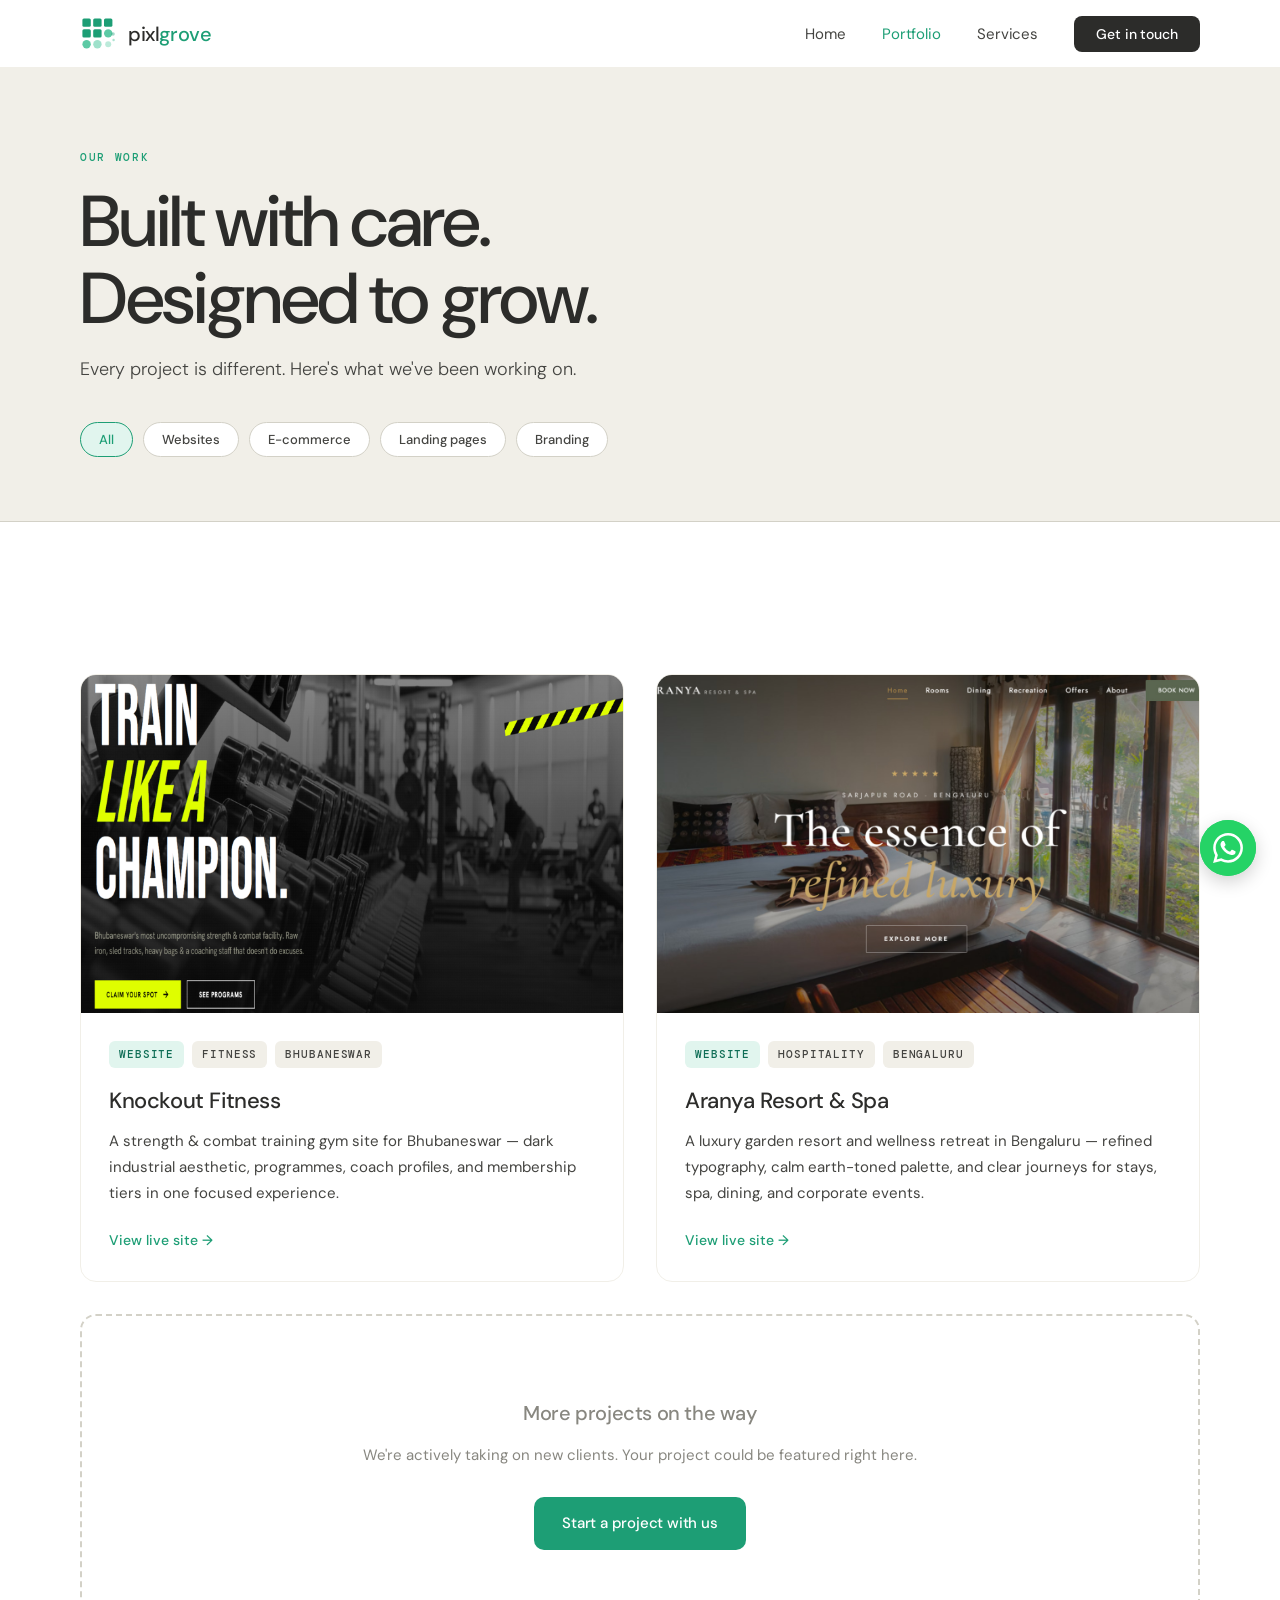
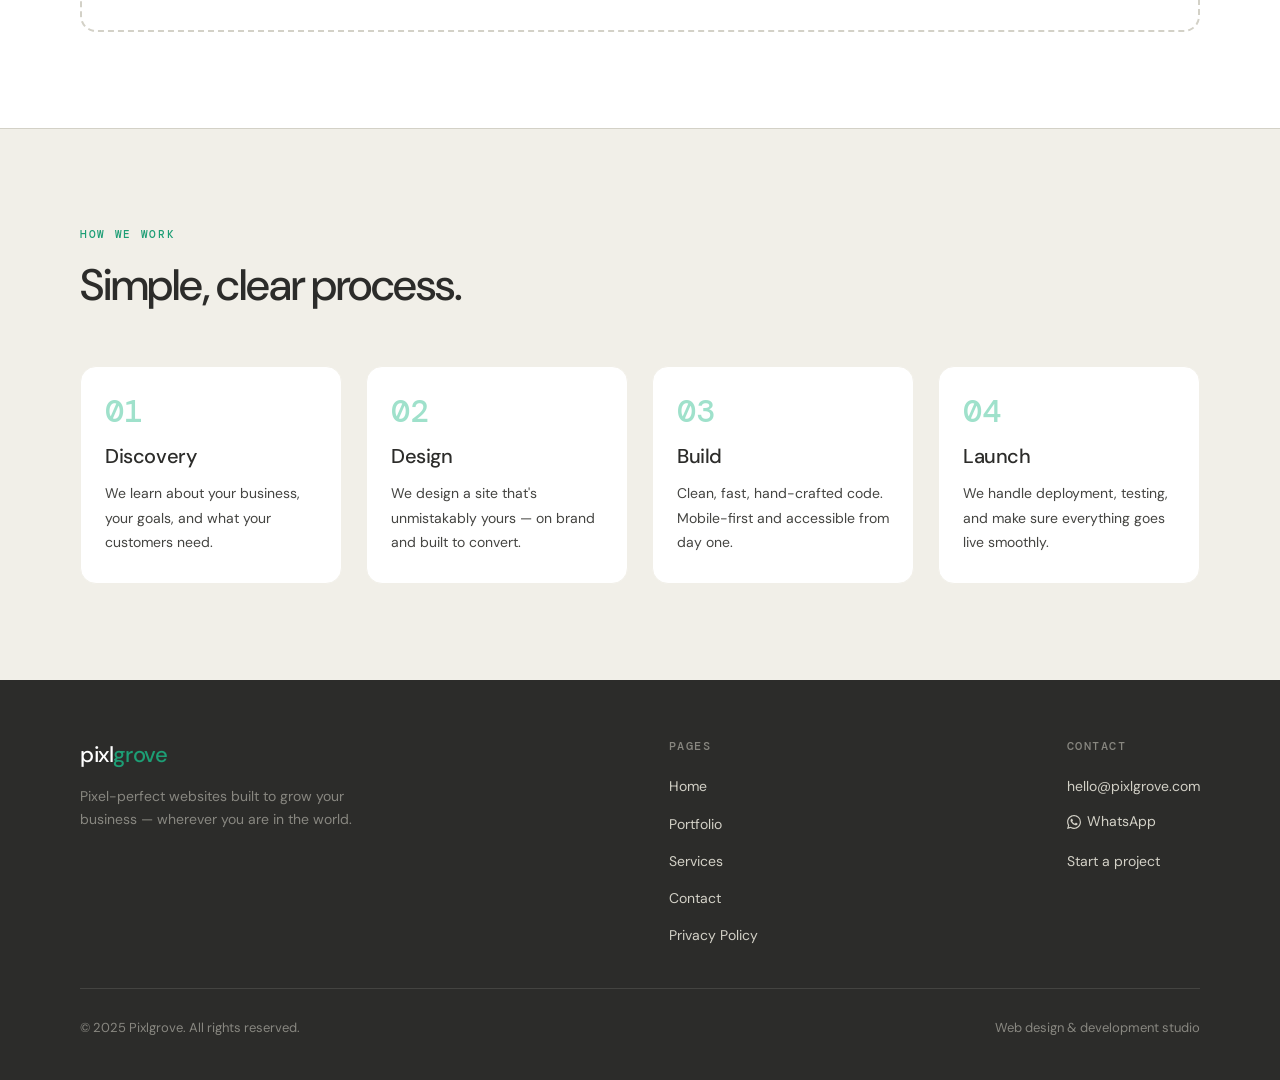
<file: portfolio.html>
<!DOCTYPE html>
<html lang="en">
<head>
  <meta charset="UTF-8"/>
  <meta name="viewport" content="width=device-width, initial-scale=1.0"/>
  <title>Portfolio — Web Design &amp; Development Work | Pixlgrove</title>
  <meta name="description" content="Selected web design and development projects by Pixlgrove. See the kind of fast, conversion-focused websites we build for businesses worldwide."/>
  <link rel="canonical" href="https://pixlgrove.com/portfolio.html"/>
  <meta name="robots" content="index, follow, max-image-preview:large, max-snippet:-1"/>
  <meta name="theme-color" content="#1D9E75"/>
  <meta name="author" content="Pixlgrove"/>
  <!-- Geo targeting: Bhubaneswar, Odisha, India -->
  <meta name="geo.region" content="IN-OR"/>
  <meta name="geo.placename" content="Bhubaneswar"/>
  <meta name="geo.position" content="20.296059;85.824539"/>
  <meta name="ICBM" content="20.296059, 85.824539"/>
  <!-- Dublin Core -->
  <meta name="DC.title" content="Portfolio — Web Design &amp; Development Work | Pixlgrove"/>
  <meta name="DC.description" content="Selected web design and development projects by Pixlgrove. See the kind of fast, conversion-focused websites we build for businesses worldwide."/>
  <meta name="DC.publisher" content="Pixlgrove"/>
  <meta name="DC.language" content="en"/>
  <meta name="DC.type" content="Text"/>
  <meta name="DC.format" content="text/html"/>
  <meta name="DC.identifier" content="https://pixlgrove.com/portfolio.html"/>

  <meta property="og:type" content="website"/>
  <meta property="og:site_name" content="Pixlgrove"/>
  <meta property="og:title" content="Portfolio — Web Design &amp; Development Work | Pixlgrove"/>
  <meta property="og:description" content="Selected web design and development projects by Pixlgrove."/>
  <meta property="og:url" content="https://pixlgrove.com/portfolio.html"/>
  <meta property="og:image" content="https://pixlgrove.com/og-image.png"/>
  <meta property="og:image:width" content="1200"/>
  <meta property="og:image:height" content="630"/>

  <meta name="twitter:card" content="summary_large_image"/>
  <meta name="twitter:title" content="Portfolio — Pixlgrove"/>
  <meta name="twitter:description" content="Selected web design and development projects by Pixlgrove."/>
  <meta name="twitter:image" content="https://pixlgrove.com/og-image.png"/>

  <script type="application/ld+json">
  {
    "@context": "https://schema.org",
    "@type": "BreadcrumbList",
    "itemListElement": [
      { "@type": "ListItem", "position": 1, "name": "Home", "item": "https://pixlgrove.com/" },
      { "@type": "ListItem", "position": 2, "name": "Portfolio", "item": "https://pixlgrove.com/portfolio.html" }
    ]
  }
  </script>
  <link rel="stylesheet" href="style.css"/>
  <link rel="icon" href="data:image/svg+xml,<svg xmlns='http://www.w3.org/2000/svg' viewBox='0 0 120 120'><rect x='8' y='8' width='28' height='28' rx='5' fill='%231D9E75'/><rect x='44' y='8' width='28' height='28' rx='5' fill='%231D9E75'/><rect x='80' y='8' width='28' height='28' rx='5' fill='%231D9E75'/><rect x='8' y='44' width='28' height='28' rx='5' fill='%231D9E75'/><rect x='44' y='44' width='28' height='28' rx='5' fill='%231D9E75'/><rect x='80' y='44' width='28' height='28' rx='14' fill='%235DCAA5'/><rect x='8' y='80' width='28' height='28' rx='14' fill='%235DCAA5'/><circle cx='58' cy='94' r='14' fill='%239FE1CB'/></svg>"/>
  <style>
    .page-hero {
      padding: 80px 40px 64px;
      background: var(--bark5);
      border-bottom: 1px solid var(--bark4);
    }

    .page-hero h1 { margin-bottom: 16px; }
    .page-hero p { font-size: 18px; font-weight: 300; max-width: 520px; }

    .filter-bar {
      display: flex;
      gap: 10px;
      flex-wrap: wrap;
      margin-top: 36px;
    }

    .filter-btn {
      padding: 8px 18px;
      border-radius: 20px;
      border: 1.5px solid var(--bark4);
      background: white;
      font-family: var(--font-sans);
      font-size: 13px;
      font-weight: 500;
      color: var(--bark2);
      cursor: pointer;
      transition: all .2s;
    }

    .filter-btn:hover,
    .filter-btn.active {
      border-color: var(--grove);
      color: var(--grove);
      background: #E1F5EE;
    }

    .portfolio-full {
      display: grid;
      grid-template-columns: repeat(2, 1fr);
      gap: 32px;
      margin-top: 56px;
    }

    .work-card {
      border-radius: var(--radius-lg);
      overflow: hidden;
      border: 1px solid var(--bark5);
      background: white;
      transition: transform .25s, box-shadow .25s;
    }

    .work-card:hover {
      transform: translateY(-5px);
      box-shadow: 0 16px 48px rgba(0,0,0,.07);
    }

    .work-thumb {
      aspect-ratio: 16/10;
      display: flex;
      align-items: center;
      justify-content: center;
      position: relative;
      overflow: hidden;
    }

    .work-thumb-label {
      font-family: var(--font-mono);
      font-size: 12px;
      letter-spacing: .08em;
      color: var(--bark3);
      background: rgba(255,255,255,0.85);
      padding: 8px 16px;
      border-radius: 20px;
    }

    .work-body { padding: 28px; }
    .work-body .tags { display: flex; gap: 8px; flex-wrap: wrap; margin-bottom: 14px; }
    .work-body h3 { margin-bottom: 8px; font-size: 22px; }
    .work-body p { font-size: 15px; margin-bottom: 20px; }

    .work-link {
      display: inline-flex;
      align-items: center;
      gap: 6px;
      font-size: 14px;
      font-weight: 500;
      color: var(--grove);
      text-decoration: none;
      transition: gap .2s;
    }

    .work-link:hover { gap: 10px; }

    .empty-state {
      grid-column: 1 / -1;
      text-align: center;
      padding: 80px 40px;
      border: 2px dashed var(--bark4);
      border-radius: var(--radius-lg);
    }

    .empty-state h3 { margin-bottom: 12px; color: var(--bark3); }
    .empty-state p { color: var(--bark3); margin-bottom: 28px; font-size: 15px; }

    .process-grid {
      display: grid;
      grid-template-columns: repeat(4, 1fr);
      gap: 24px;
      margin-top: 56px;
    }

    .process-step {
      padding: 28px 24px;
      border-radius: var(--radius-lg);
      background: white;
      border: 1px solid var(--bark5);
    }

    .step-num {
      font-family: var(--font-mono);
      font-size: 32px;
      font-weight: 500;
      color: var(--dew);
      display: block;
      margin-bottom: 12px;
      line-height: 1;
    }

    .process-step h3 { margin-bottom: 8px; }
    .process-step p { font-size: 14px; }

    @media (max-width: 900px) {
      .page-hero { padding: 60px 20px 48px; }
      .portfolio-full { grid-template-columns: 1fr; }
      .process-grid { grid-template-columns: 1fr 1fr; }
    }

    @media (max-width: 600px) {
      .process-grid { grid-template-columns: 1fr; }
    }
  </style>

  <!-- Google tag (gtag.js) -->
  <script async src="https://www.googletagmanager.com/gtag/js?id=G-X0YCFCK2R0"></script>
  <script>
    window.dataLayer = window.dataLayer || [];
    function gtag(){dataLayer.push(arguments);}
    gtag('js', new Date());
    gtag('config', 'G-X0YCFCK2R0');
  </script>
</head>
<body class="page">

<nav aria-label="Primary navigation">
  <div class="nav-inner">
    <a href="index.html" class="nav-logo" aria-label="Pixlgrove — home">
      <svg width="36" height="36" viewBox="0 0 120 120" xmlns="http://www.w3.org/2000/svg" aria-hidden="true" focusable="false">
        <rect x="8"  y="8"  width="28" height="28" rx="5" fill="#1D9E75"/>
        <rect x="44" y="8"  width="28" height="28" rx="5" fill="#1D9E75"/>
        <rect x="80" y="8"  width="28" height="28" rx="5" fill="#1D9E75"/>
        <rect x="8"  y="44" width="28" height="28" rx="5" fill="#1D9E75"/>
        <rect x="44" y="44" width="28" height="28" rx="5" fill="#1D9E75"/>
        <rect x="80" y="44" width="28" height="28" rx="14" fill="#5DCAA5"/>
        <rect x="8"  y="80" width="28" height="28" rx="14" fill="#5DCAA5"/>
        <circle cx="58" cy="94" r="14" fill="#9FE1CB"/>
        <circle cx="94" cy="94" r="10" fill="#9FE1CB" opacity="0.7"/>
        <circle cx="110" cy="60" r="6" fill="#1D9E75" opacity="0.4"/>
        <circle cx="112" cy="80" r="4" fill="#5DCAA5" opacity="0.5"/>
      </svg>
      <span class="nav-wordmark">pixl<span>grove</span></span>
    </a>
    <ul class="nav-links" id="nav-links">
      <li><a href="index.html">Home</a></li>
      <li><a href="portfolio.html" class="active" aria-current="page">Portfolio</a></li>
      <li><a href="services.html">Services</a></li>
      <li><a href="contact.html" class="nav-cta">Get in touch</a></li>
    </ul>
    <button class="nav-burger" id="nav-burger" aria-label="Toggle menu" aria-expanded="false" aria-controls="nav-links">
      <span></span><span></span><span></span>
    </button>
  </div>
</nav>

<main>

<div class="page-hero">
  <div class="container">
    <span class="eyebrow">Our work</span>
    <h1>Built with care.<br>Designed to grow.</h1>
    <p>Every project is different. Here's what we've been working on.</p>
    <div class="filter-bar">
      <button class="filter-btn active">All</button>
      <button class="filter-btn">Websites</button>
      <button class="filter-btn">E-commerce</button>
      <button class="filter-btn">Landing pages</button>
      <button class="filter-btn">Branding</button>
    </div>
  </div>
</div>

<section class="section">
  <div class="container">
    <div class="portfolio-full">
      <div class="work-card fade-up">
        <a href="https://frolicking-speculoos-3c72fb.netlify.app/" target="_blank" rel="noopener" aria-label="Visit the Knockout Fitness website">
          <div class="work-thumb" style="background:#1a1a1a;">
            <img src="images/Knockout_fitness_1600x1000.jpg" alt="Knockout Fitness website — homepage screenshot" loading="lazy" style="width:100%;height:100%;object-fit:cover;display:block;"/>
          </div>
        </a>
        <div class="work-body">
          <div class="tags">
            <span class="tag tag-grove">Website</span>
            <span class="tag">Fitness</span>
            <span class="tag">Bhubaneswar</span>
          </div>
          <h3>Knockout Fitness</h3>
          <p>A strength &amp; combat training gym site for Bhubaneswar — dark industrial aesthetic, programmes, coach profiles, and membership tiers in one focused experience.</p>
          <a href="https://frolicking-speculoos-3c72fb.netlify.app/" target="_blank" rel="noopener" class="work-link">View live site →</a>
        </div>
      </div>

      <div class="work-card fade-up">
        <a href="https://sensational-clafoutis-8c955f.netlify.app/" target="_blank" rel="noopener" aria-label="Visit the Aranya Resort &amp; Spa website">
          <div class="work-thumb" style="background:#1a1a1a;">
            <img src="images/Aranya_1600x808.jpg" alt="Aranya Resort &amp; Spa website — homepage screenshot" loading="lazy" style="width:100%;height:100%;object-fit:cover;display:block;"/>
          </div>
        </a>
        <div class="work-body">
          <div class="tags">
            <span class="tag tag-grove">Website</span>
            <span class="tag">Hospitality</span>
            <span class="tag">Bengaluru</span>
          </div>
          <h3>Aranya Resort &amp; Spa</h3>
          <p>A luxury garden resort and wellness retreat in Bengaluru — refined typography, calm earth-toned palette, and clear journeys for stays, spa, dining, and corporate events.</p>
          <a href="https://sensational-clafoutis-8c955f.netlify.app/" target="_blank" rel="noopener" class="work-link">View live site →</a>
        </div>
      </div>

      <div class="empty-state fade-up">
        <h3>More projects on the way</h3>
        <p>We're actively taking on new clients. Your project could be featured right here.</p>
        <a href="contact.html" class="btn btn-primary">Start a project with us</a>
      </div>
    </div>
  </div>
</section>

<!-- PROCESS -->
<section class="section" style="background:var(--bark5); border-top:1px solid var(--bark4);">
  <div class="container">
    <span class="eyebrow">How we work</span>
    <h2>Simple, clear process.</h2>
    <div class="process-grid">
      <div class="process-step fade-up">
        <span class="step-num">01</span>
        <h3>Discovery</h3>
        <p>We learn about your business, your goals, and what your customers need.</p>
      </div>
      <div class="process-step fade-up">
        <span class="step-num">02</span>
        <h3>Design</h3>
        <p>We design a site that's unmistakably yours — on brand and built to convert.</p>
      </div>
      <div class="process-step fade-up">
        <span class="step-num">03</span>
        <h3>Build</h3>
        <p>Clean, fast, hand-crafted code. Mobile-first and accessible from day one.</p>
      </div>
      <div class="process-step fade-up">
        <span class="step-num">04</span>
        <h3>Launch</h3>
        <p>We handle deployment, testing, and make sure everything goes live smoothly.</p>
      </div>
    </div>
  </div>
</section>

<script>
  document.querySelectorAll('.filter-btn').forEach(btn => {
    btn.addEventListener('click', () => {
      document.querySelectorAll('.filter-btn').forEach(b => b.classList.remove('active'));
      btn.classList.add('active');
    });
  });
</script>
</main>

<footer>
  <div class="footer-inner">
    <div class="footer-top">
      <div class="footer-brand">
        <div class="footer-wordmark">pixl<span>grove</span></div>
        <p>Pixel-perfect websites built to grow your business — wherever you are in the world.</p>
      </div>
      <div class="footer-links">
        <h4>Pages</h4>
        <ul>
          <li><a href="index.html">Home</a></li>
          <li><a href="portfolio.html">Portfolio</a></li>
          <li><a href="services.html">Services</a></li>
          <li><a href="contact.html">Contact</a></li>
          <li><a href="privacy.html">Privacy Policy</a></li>
        </ul>
      </div>
      <div class="footer-links">
        <h4>Contact</h4>
        <ul>
          <li><a href="mailto:hello@pixlgrove.com">hello@pixlgrove.com</a></li>
          <li><a class="footer-wa" href="https://wa.me/916371295241?text=Hi%20Pixlgrove%2C%20I%27d%20like%20to%20discuss%20a%20project." target="_blank" rel="noopener"><svg viewBox="0 0 24 24" fill="currentColor" aria-hidden="true"><path d="M17.472 14.382c-.297-.149-1.758-.867-2.03-.967-.273-.099-.471-.148-.67.15-.197.297-.767.966-.94 1.164-.173.199-.347.223-.644.075-.297-.15-1.255-.463-2.39-1.475-.883-.788-1.48-1.761-1.653-2.059-.173-.297-.018-.458.13-.606.135-.135.297-.347.446-.521.149-.174.198-.298.298-.497.099-.198.05-.371-.025-.52-.075-.149-.669-1.612-.916-2.207-.242-.579-.487-.5-.669-.51-.173-.009-.371-.01-.57-.01-.198 0-.52.074-.792.372-.272.297-1.04 1.016-1.04 2.479 0 1.462 1.065 2.876 1.213 3.074.149.198 2.096 3.2 5.077 4.487.709.306 1.262.489 1.694.626.712.226 1.36.194 1.872.118.571-.085 1.758-.719 2.006-1.413.248-.695.248-1.29.173-1.414-.074-.123-.272-.198-.57-.347m-5.421 7.403h-.004a9.87 9.87 0 01-5.031-1.378l-.361-.214-3.741.982.998-3.648-.235-.374a9.86 9.86 0 01-1.51-5.26c.002-5.45 4.436-9.884 9.888-9.884 2.64 0 5.122 1.03 6.988 2.898a9.825 9.825 0 012.893 6.994c-.003 5.45-4.437 9.884-9.885 9.884m8.413-18.297A11.815 11.815 0 0012.05 0C5.495 0 .16 5.335.157 11.892c0 2.096.547 4.142 1.588 5.945L.057 24l6.305-1.654a11.882 11.882 0 005.683 1.448h.005c6.554 0 11.89-5.335 11.893-11.893a11.821 11.821 0 00-3.48-8.413Z"/></svg>WhatsApp</a></li>
          <li><a href="contact.html">Start a project</a></li>
        </ul>
      </div>
    </div>
    <div class="footer-bottom">
      <p>&copy; 2025 Pixlgrove. All rights reserved.</p>
      <p>Web design &amp; development studio</p>
    </div>
  </div>
</footer>

<script src="layout.js"></script>

<a class="wa-fab" href="https://wa.me/916371295241?text=Hi%20Pixlgrove%2C%20I%27d%20like%20to%20discuss%20a%20project." target="_blank" rel="noopener" aria-label="Chat with us on WhatsApp">
  <svg viewBox="0 0 24 24" fill="currentColor" aria-hidden="true"><path d="M17.472 14.382c-.297-.149-1.758-.867-2.03-.967-.273-.099-.471-.148-.67.15-.197.297-.767.966-.94 1.164-.173.199-.347.223-.644.075-.297-.15-1.255-.463-2.39-1.475-.883-.788-1.48-1.761-1.653-2.059-.173-.297-.018-.458.13-.606.135-.135.297-.347.446-.521.149-.174.198-.298.298-.497.099-.198.05-.371-.025-.52-.075-.149-.669-1.612-.916-2.207-.242-.579-.487-.5-.669-.51-.173-.009-.371-.01-.57-.01-.198 0-.52.074-.792.372-.272.297-1.04 1.016-1.04 2.479 0 1.462 1.065 2.876 1.213 3.074.149.198 2.096 3.2 5.077 4.487.709.306 1.262.489 1.694.626.712.226 1.36.194 1.872.118.571-.085 1.758-.719 2.006-1.413.248-.695.248-1.29.173-1.414-.074-.123-.272-.198-.57-.347m-5.421 7.403h-.004a9.87 9.87 0 01-5.031-1.378l-.361-.214-3.741.982.998-3.648-.235-.374a9.86 9.86 0 01-1.51-5.26c.002-5.45 4.436-9.884 9.888-9.884 2.64 0 5.122 1.03 6.988 2.898a9.825 9.825 0 012.893 6.994c-.003 5.45-4.437 9.884-9.885 9.884m8.413-18.297A11.815 11.815 0 0012.05 0C5.495 0 .16 5.335.157 11.892c0 2.096.547 4.142 1.588 5.945L.057 24l6.305-1.654a11.882 11.882 0 005.683 1.448h.005c6.554 0 11.89-5.335 11.893-11.893a11.821 11.821 0 00-3.48-8.413Z"/></svg>
</a>
</body>
</html>
</file>
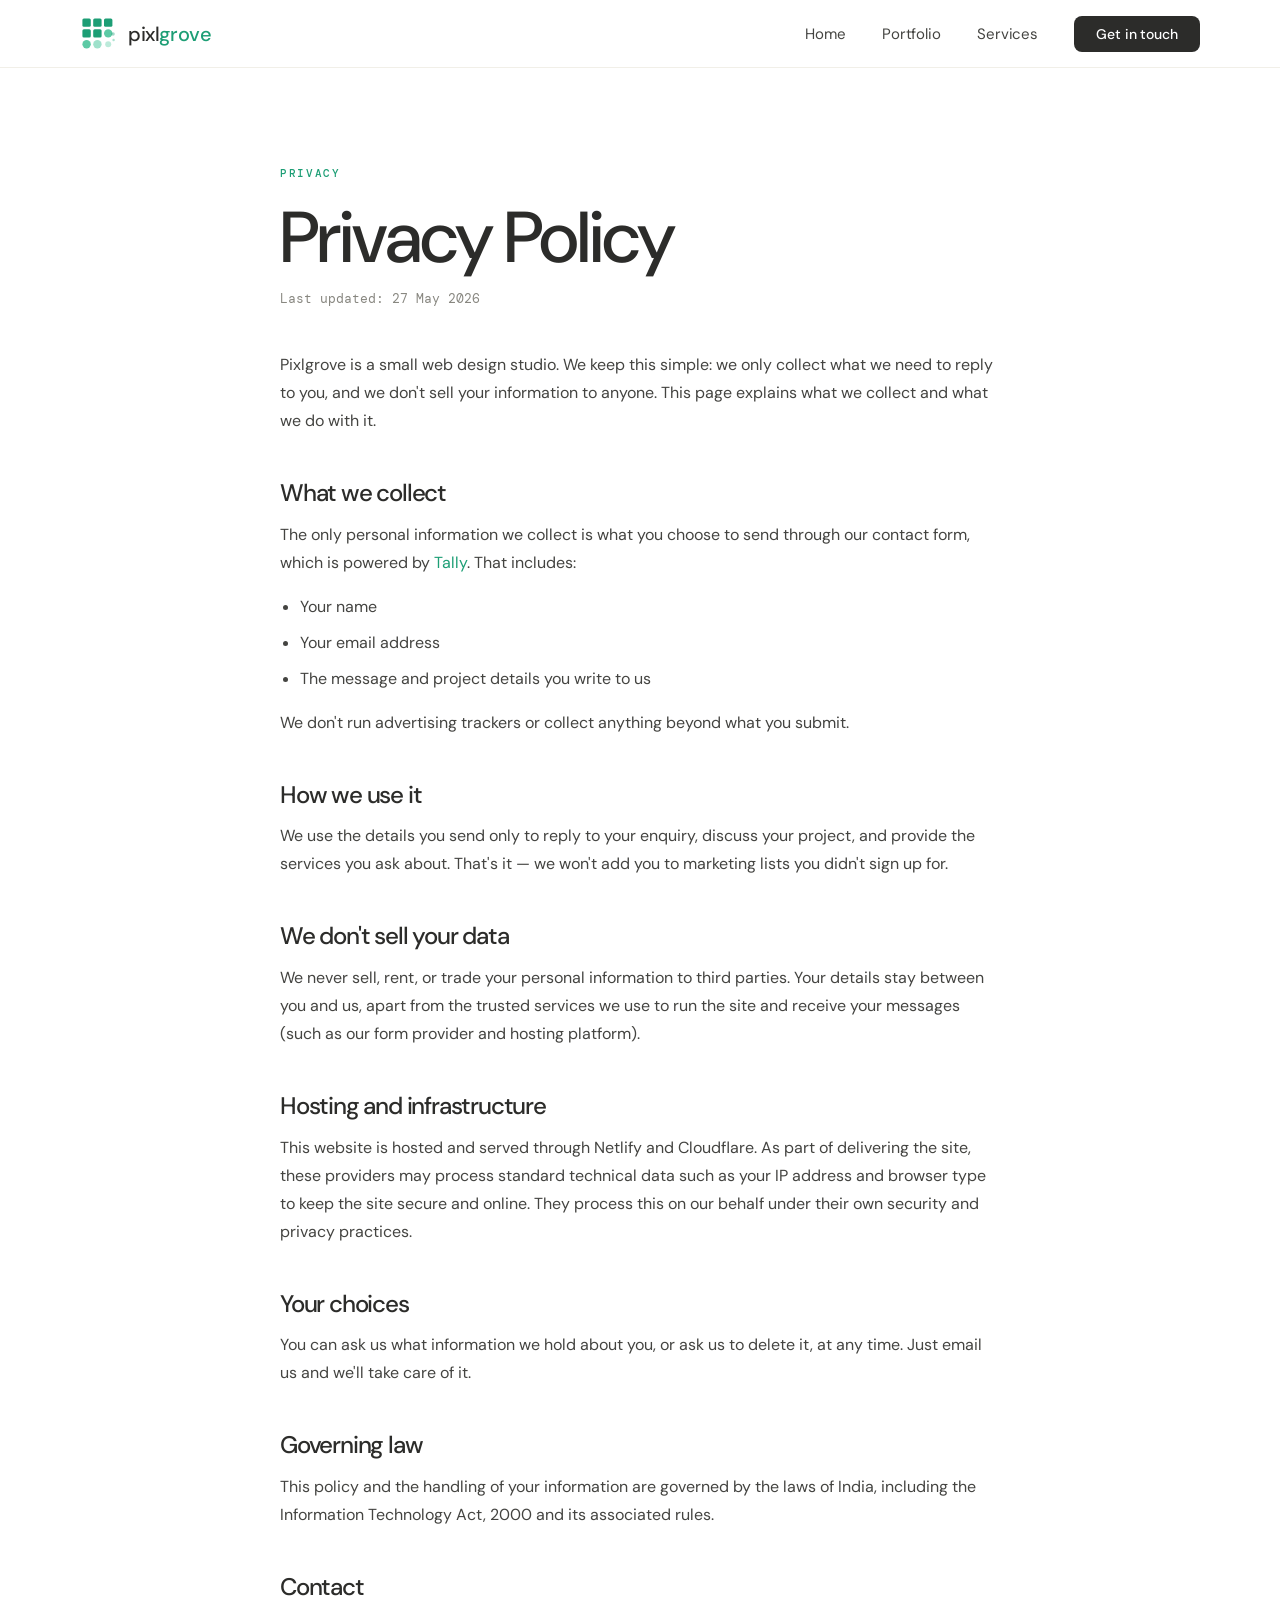
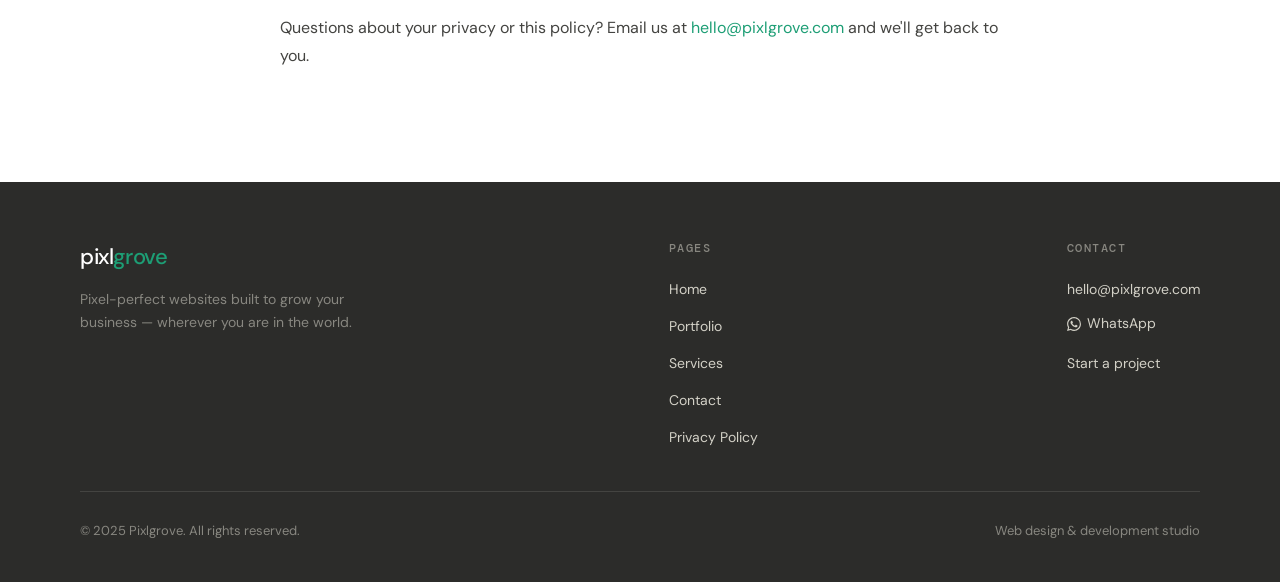
<file: privacy.html>
<!DOCTYPE html>
<html lang="en">
<head>
  <meta charset="UTF-8"/>
  <meta name="viewport" content="width=device-width, initial-scale=1.0"/>
  <title>Privacy Policy | Pixlgrove</title>
  <meta name="description" content="How Pixlgrove handles the information you share with us — what we collect via our contact form, how we use it, and your rights."/>
  <link rel="canonical" href="https://pixlgrove.com/privacy.html"/>
  <meta name="robots" content="index, follow, max-image-preview:large, max-snippet:-1"/>
  <meta name="theme-color" content="#1D9E75"/>
  <meta name="author" content="Pixlgrove"/>
  <!-- Geo targeting: Bhubaneswar, Odisha, India -->
  <meta name="geo.region" content="IN-OR"/>
  <meta name="geo.placename" content="Bhubaneswar"/>
  <meta name="geo.position" content="20.296059;85.824539"/>
  <meta name="ICBM" content="20.296059, 85.824539"/>
  <!-- Dublin Core -->
  <meta name="DC.title" content="Privacy Policy | Pixlgrove"/>
  <meta name="DC.description" content="How Pixlgrove handles the information you share with us — what we collect via our contact form, how we use it, and your rights."/>
  <meta name="DC.publisher" content="Pixlgrove"/>
  <meta name="DC.language" content="en"/>
  <meta name="DC.type" content="Text"/>
  <meta name="DC.format" content="text/html"/>
  <meta name="DC.identifier" content="https://pixlgrove.com/privacy.html"/>

  <meta property="og:type" content="website"/>
  <meta property="og:site_name" content="Pixlgrove"/>
  <meta property="og:title" content="Privacy Policy | Pixlgrove"/>
  <meta property="og:description" content="How Pixlgrove handles the information you share with us."/>
  <meta property="og:url" content="https://pixlgrove.com/privacy.html"/>
  <meta property="og:image" content="https://pixlgrove.com/og-image.png"/>
  <meta property="og:image:width" content="1200"/>
  <meta property="og:image:height" content="630"/>

  <meta name="twitter:card" content="summary_large_image"/>
  <meta name="twitter:title" content="Privacy Policy | Pixlgrove"/>
  <meta name="twitter:description" content="How Pixlgrove handles the information you share with us."/>
  <meta name="twitter:image" content="https://pixlgrove.com/og-image.png"/>

  <script type="application/ld+json">
  {
    "@context": "https://schema.org",
    "@graph": [
      {
        "@type": "BreadcrumbList",
        "itemListElement": [
          { "@type": "ListItem", "position": 1, "name": "Home", "item": "https://pixlgrove.com/" },
          { "@type": "ListItem", "position": 2, "name": "Privacy Policy", "item": "https://pixlgrove.com/privacy.html" }
        ]
      }
    ]
  }
  </script>
  <link rel="stylesheet" href="style.css"/>
  <link rel="icon" href="data:image/svg+xml,<svg xmlns='http://www.w3.org/2000/svg' viewBox='0 0 120 120'><rect x='8' y='8' width='28' height='28' rx='5' fill='%231D9E75'/><rect x='44' y='8' width='28' height='28' rx='5' fill='%231D9E75'/><rect x='80' y='8' width='28' height='28' rx='5' fill='%231D9E75'/><rect x='8' y='44' width='28' height='28' rx='5' fill='%231D9E75'/><rect x='44' y='44' width='28' height='28' rx='5' fill='%231D9E75'/><rect x='80' y='44' width='28' height='28' rx='14' fill='%235DCAA5'/><rect x='8' y='80' width='28' height='28' rx='14' fill='%235DCAA5'/><circle cx='58' cy='94' r='14' fill='%239FE1CB'/></svg>"/>
  <style>
    .legal {
      max-width: 720px;
      margin: 0 auto;
    }

    .legal h1 { margin-bottom: 12px; }

    .legal .updated {
      font-family: var(--font-mono);
      font-size: 13px;
      color: var(--bark3);
      margin-bottom: 40px;
    }

    .legal h2 {
      font-size: 24px;
      margin-top: 44px;
      margin-bottom: 14px;
    }

    .legal p { margin-bottom: 16px; }

    .legal ul {
      margin: 0 0 16px 20px;
      color: var(--bark2);
      line-height: 1.75;
    }

    .legal ul li { margin-bottom: 8px; }

    .legal a {
      color: var(--grove);
      text-decoration: none;
    }

    .legal a:hover { text-decoration: underline; }
  </style>

  <!-- Google tag (gtag.js) -->
  <script async src="https://www.googletagmanager.com/gtag/js?id=G-X0YCFCK2R0"></script>
  <script>
    window.dataLayer = window.dataLayer || [];
    function gtag(){dataLayer.push(arguments);}
    gtag('js', new Date());
    gtag('config', 'G-X0YCFCK2R0');
  </script>
</head>
<body class="page">

<nav aria-label="Primary navigation">
  <div class="nav-inner">
    <a href="index.html" class="nav-logo" aria-label="Pixlgrove — home">
      <svg width="36" height="36" viewBox="0 0 120 120" xmlns="http://www.w3.org/2000/svg" aria-hidden="true" focusable="false">
        <rect x="8"  y="8"  width="28" height="28" rx="5" fill="#1D9E75"/>
        <rect x="44" y="8"  width="28" height="28" rx="5" fill="#1D9E75"/>
        <rect x="80" y="8"  width="28" height="28" rx="5" fill="#1D9E75"/>
        <rect x="8"  y="44" width="28" height="28" rx="5" fill="#1D9E75"/>
        <rect x="44" y="44" width="28" height="28" rx="5" fill="#1D9E75"/>
        <rect x="80" y="44" width="28" height="28" rx="14" fill="#5DCAA5"/>
        <rect x="8"  y="80" width="28" height="28" rx="14" fill="#5DCAA5"/>
        <circle cx="58" cy="94" r="14" fill="#9FE1CB"/>
        <circle cx="94" cy="94" r="10" fill="#9FE1CB" opacity="0.7"/>
        <circle cx="110" cy="60" r="6" fill="#1D9E75" opacity="0.4"/>
        <circle cx="112" cy="80" r="4" fill="#5DCAA5" opacity="0.5"/>
      </svg>
      <span class="nav-wordmark">pixl<span>grove</span></span>
    </a>
    <ul class="nav-links" id="nav-links">
      <li><a href="index.html">Home</a></li>
      <li><a href="portfolio.html">Portfolio</a></li>
      <li><a href="services.html">Services</a></li>
      <li><a href="contact.html" class="nav-cta">Get in touch</a></li>
    </ul>
    <button class="nav-burger" id="nav-burger" aria-label="Toggle menu" aria-expanded="false" aria-controls="nav-links">
      <span></span><span></span><span></span>
    </button>
  </div>
</nav>

<main>

<section class="section">
  <div class="container">
    <div class="legal">
      <span class="eyebrow">Privacy</span>
      <h1>Privacy Policy</h1>
      <p class="updated">Last updated: 27 May 2026</p>

      <p>Pixlgrove is a small web design studio. We keep this simple: we only collect what we need to reply to you, and we don't sell your information to anyone. This page explains what we collect and what we do with it.</p>

      <h2>What we collect</h2>
      <p>The only personal information we collect is what you choose to send through our contact form, which is powered by <a href="https://tally.so" target="_blank" rel="noopener">Tally</a>. That includes:</p>
      <ul>
        <li>Your name</li>
        <li>Your email address</li>
        <li>The message and project details you write to us</li>
      </ul>
      <p>We don't run advertising trackers or collect anything beyond what you submit.</p>

      <h2>How we use it</h2>
      <p>We use the details you send only to reply to your enquiry, discuss your project, and provide the services you ask about. That's it — we won't add you to marketing lists you didn't sign up for.</p>

      <h2>We don't sell your data</h2>
      <p>We never sell, rent, or trade your personal information to third parties. Your details stay between you and us, apart from the trusted services we use to run the site and receive your messages (such as our form provider and hosting platform).</p>

      <h2>Hosting and infrastructure</h2>
      <p>This website is hosted and served through Netlify and Cloudflare. As part of delivering the site, these providers may process standard technical data such as your IP address and browser type to keep the site secure and online. They process this on our behalf under their own security and privacy practices.</p>

      <h2>Your choices</h2>
      <p>You can ask us what information we hold about you, or ask us to delete it, at any time. Just email us and we'll take care of it.</p>

      <h2>Governing law</h2>
      <p>This policy and the handling of your information are governed by the laws of India, including the Information Technology Act, 2000 and its associated rules.</p>

      <h2>Contact</h2>
      <p>Questions about your privacy or this policy? Email us at <a href="mailto:hello@pixlgrove.com">hello@pixlgrove.com</a> and we'll get back to you.</p>
    </div>
  </div>
</section>

</main>

<footer>
  <div class="footer-inner">
    <div class="footer-top">
      <div class="footer-brand">
        <div class="footer-wordmark">pixl<span>grove</span></div>
        <p>Pixel-perfect websites built to grow your business — wherever you are in the world.</p>
      </div>
      <div class="footer-links">
        <h4>Pages</h4>
        <ul>
          <li><a href="index.html">Home</a></li>
          <li><a href="portfolio.html">Portfolio</a></li>
          <li><a href="services.html">Services</a></li>
          <li><a href="contact.html">Contact</a></li>
          <li><a href="privacy.html">Privacy Policy</a></li>
        </ul>
      </div>
      <div class="footer-links">
        <h4>Contact</h4>
        <ul>
          <li><a href="mailto:hello@pixlgrove.com">hello@pixlgrove.com</a></li>
          <li><a class="footer-wa" href="https://wa.me/916371295241?text=Hi%20Pixlgrove%2C%20I%27d%20like%20to%20discuss%20a%20project." target="_blank" rel="noopener"><svg viewBox="0 0 24 24" fill="currentColor" aria-hidden="true"><path d="M17.472 14.382c-.297-.149-1.758-.867-2.03-.967-.273-.099-.471-.148-.67.15-.197.297-.767.966-.94 1.164-.173.199-.347.223-.644.075-.297-.15-1.255-.463-2.39-1.475-.883-.788-1.48-1.761-1.653-2.059-.173-.297-.018-.458.13-.606.135-.135.297-.347.446-.521.149-.174.198-.298.298-.497.099-.198.05-.371-.025-.52-.075-.149-.669-1.612-.916-2.207-.242-.579-.487-.5-.669-.51-.173-.009-.371-.01-.57-.01-.198 0-.52.074-.792.372-.272.297-1.04 1.016-1.04 2.479 0 1.462 1.065 2.876 1.213 3.074.149.198 2.096 3.2 5.077 4.487.709.306 1.262.489 1.694.626.712.226 1.36.194 1.872.118.571-.085 1.758-.719 2.006-1.413.248-.695.248-1.29.173-1.414-.074-.123-.272-.198-.57-.347m-5.421 7.403h-.004a9.87 9.87 0 01-5.031-1.378l-.361-.214-3.741.982.998-3.648-.235-.374a9.86 9.86 0 01-1.51-5.26c.002-5.45 4.436-9.884 9.888-9.884 2.64 0 5.122 1.03 6.988 2.898a9.825 9.825 0 012.893 6.994c-.003 5.45-4.437 9.884-9.885 9.884m8.413-18.297A11.815 11.815 0 0012.05 0C5.495 0 .16 5.335.157 11.892c0 2.096.547 4.142 1.588 5.945L.057 24l6.305-1.654a11.882 11.882 0 005.683 1.448h.005c6.554 0 11.89-5.335 11.893-11.893a11.821 11.821 0 00-3.48-8.413Z"/></svg>WhatsApp</a></li>
          <li><a href="contact.html">Start a project</a></li>
        </ul>
      </div>
    </div>
    <div class="footer-bottom">
      <p>&copy; 2025 Pixlgrove. All rights reserved.</p>
      <p>Web design &amp; development studio</p>
    </div>
  </div>
</footer>

<script src="layout.js"></script>
</body>
</html>
</file>
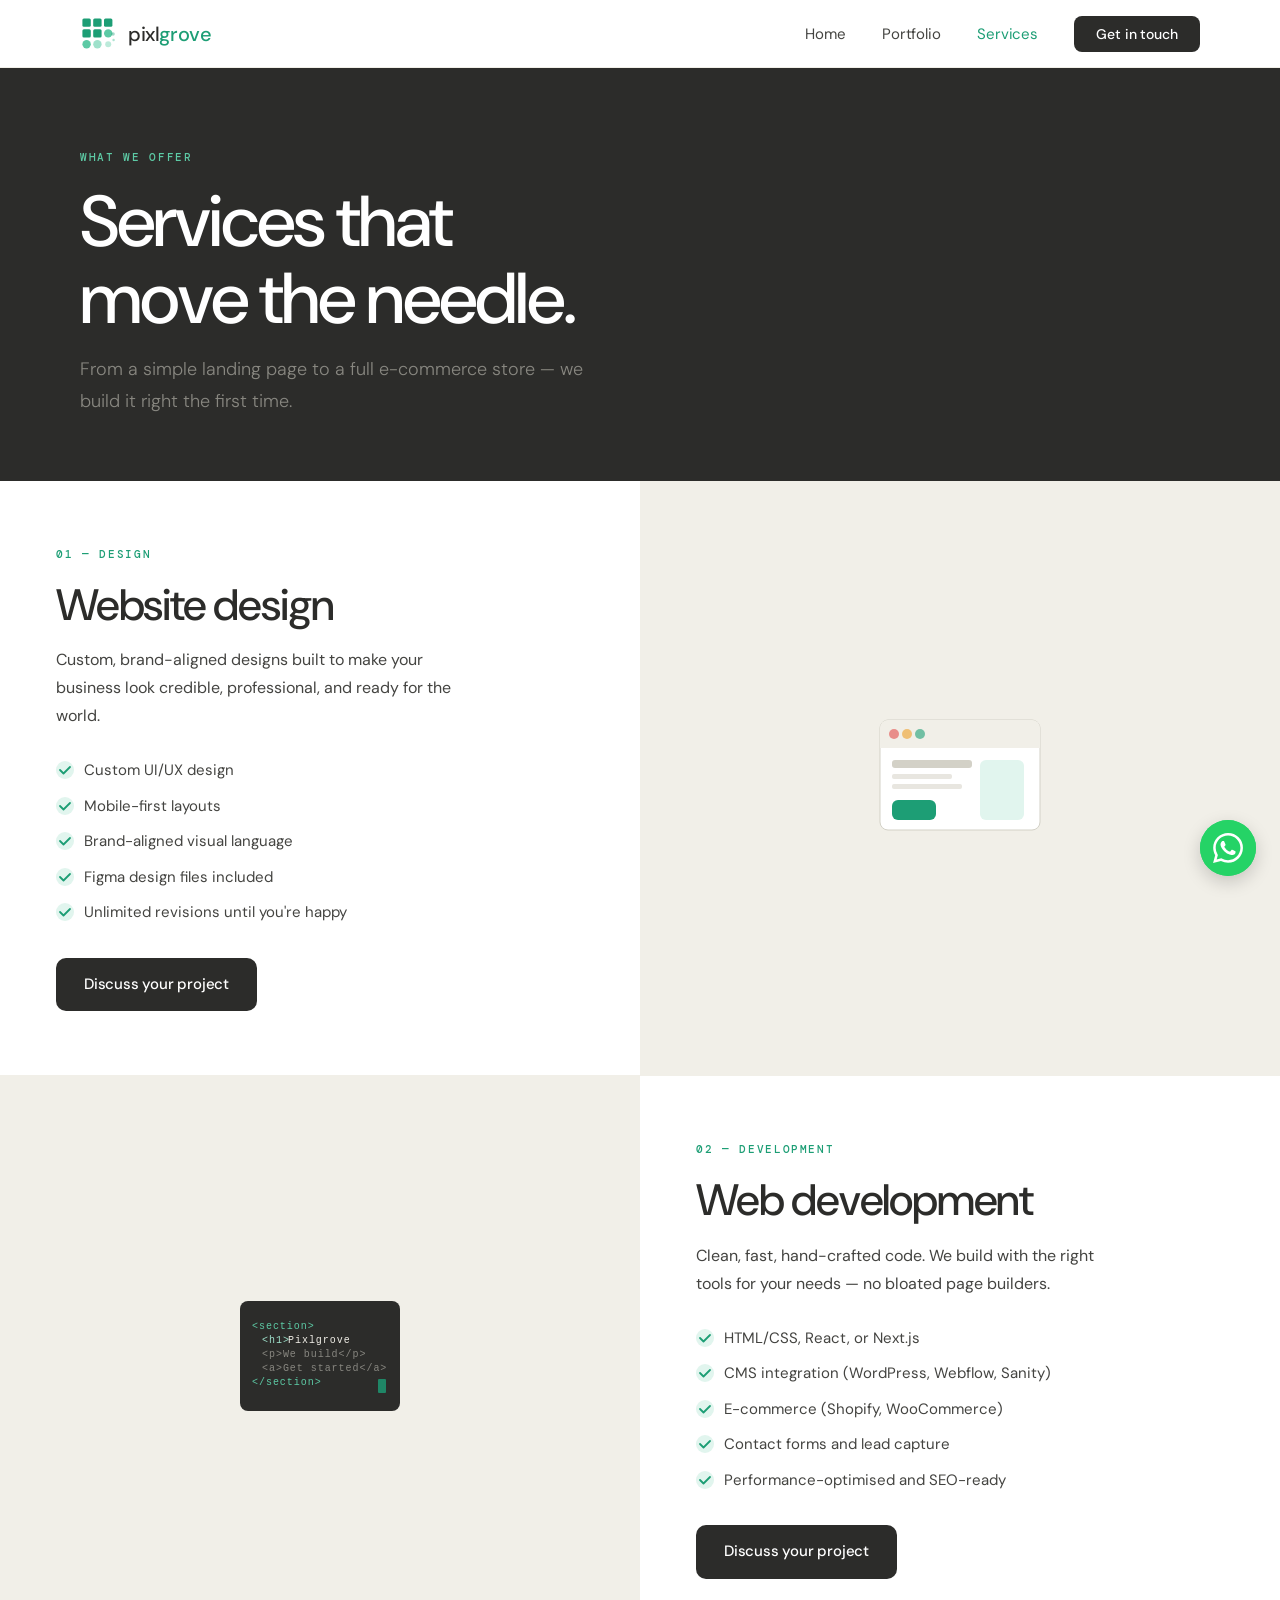
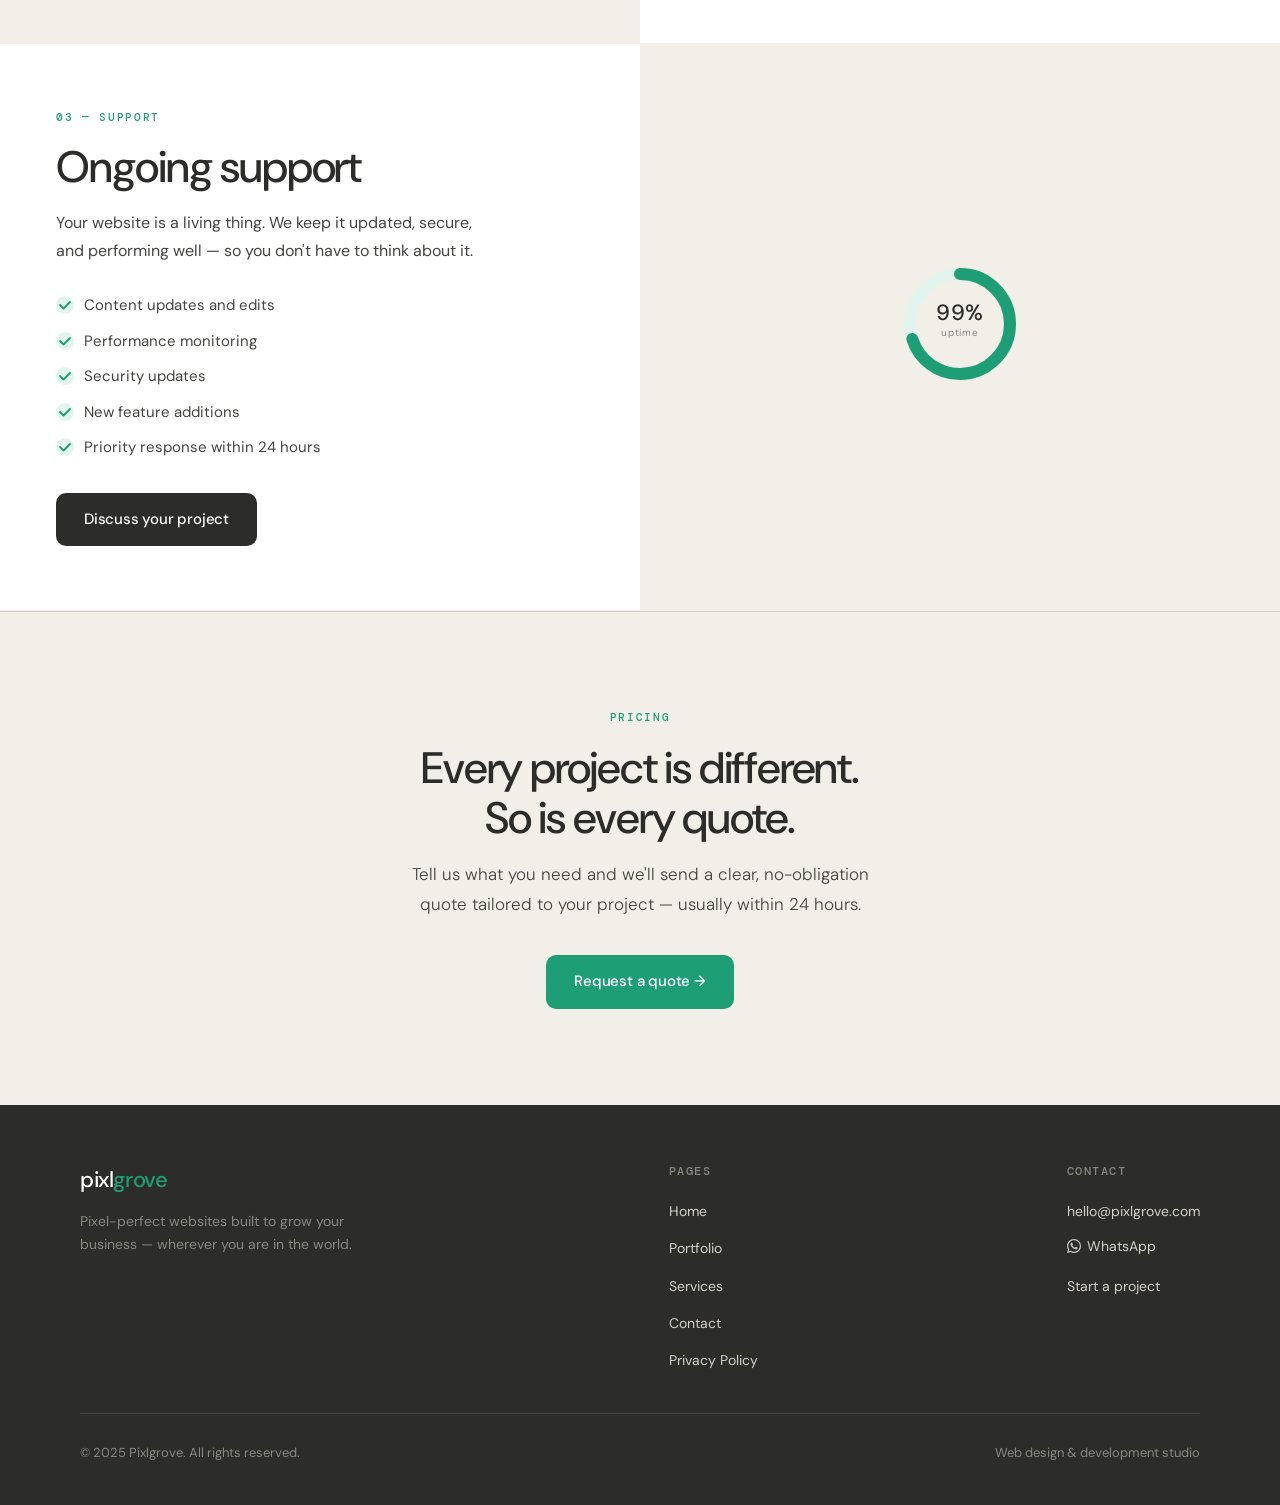
<file: services.html>
<!DOCTYPE html>
<html lang="en">
<head>
  <meta charset="UTF-8"/>
  <meta name="viewport" content="width=device-width, initial-scale=1.0"/>
  <title>Services — Web Design &amp; Development | Pixlgrove</title>
  <meta name="description" content="Web design, development, and ongoing support. Custom websites built right the first time and delivered in days, not months. Get in touch for a quote."/>
  <link rel="canonical" href="https://pixlgrove.com/services.html"/>
  <meta name="robots" content="index, follow, max-image-preview:large, max-snippet:-1"/>
  <meta name="theme-color" content="#1D9E75"/>
  <meta name="author" content="Pixlgrove"/>
  <!-- Geo targeting: Bhubaneswar, Odisha, India -->
  <meta name="geo.region" content="IN-OR"/>
  <meta name="geo.placename" content="Bhubaneswar"/>
  <meta name="geo.position" content="20.296059;85.824539"/>
  <meta name="ICBM" content="20.296059, 85.824539"/>
  <!-- Dublin Core -->
  <meta name="DC.title" content="Services — Web Design &amp; Development | Pixlgrove"/>
  <meta name="DC.description" content="Web design, development, and ongoing support. Custom websites built right the first time and delivered in days, not months. Get in touch for a quote."/>
  <meta name="DC.publisher" content="Pixlgrove"/>
  <meta name="DC.language" content="en"/>
  <meta name="DC.type" content="Text"/>
  <meta name="DC.format" content="text/html"/>
  <meta name="DC.identifier" content="https://pixlgrove.com/services.html"/>

  <meta property="og:type" content="website"/>
  <meta property="og:site_name" content="Pixlgrove"/>
  <meta property="og:title" content="Services — Web Design &amp; Development | Pixlgrove"/>
  <meta property="og:description" content="Web design, development, and ongoing support. Custom websites built right the first time."/>
  <meta property="og:url" content="https://pixlgrove.com/services.html"/>
  <meta property="og:image" content="https://pixlgrove.com/og-image.png"/>
  <meta property="og:image:width" content="1200"/>
  <meta property="og:image:height" content="630"/>

  <meta name="twitter:card" content="summary_large_image"/>
  <meta name="twitter:title" content="Services — Pixlgrove"/>
  <meta name="twitter:description" content="Web design, development, and ongoing support. Get in touch for a quote."/>
  <meta name="twitter:image" content="https://pixlgrove.com/og-image.png"/>

  <script type="application/ld+json">
  {
    "@context": "https://schema.org",
    "@graph": [
      {
        "@type": "BreadcrumbList",
        "itemListElement": [
          { "@type": "ListItem", "position": 1, "name": "Home", "item": "https://pixlgrove.com/" },
          { "@type": "ListItem", "position": 2, "name": "Services", "item": "https://pixlgrove.com/services.html" }
        ]
      },
      {
        "@type": "Service",
        "serviceType": "Web design and development",
        "provider": { "@type": "ProfessionalService", "name": "Pixlgrove", "url": "https://pixlgrove.com/" },
        "areaServed": "Worldwide",
        "description": "Custom website design, development, and ongoing support. Each project is quoted individually based on scope."
      }
    ]
  }
  </script>
  <link rel="stylesheet" href="style.css"/>
  <link rel="icon" href="data:image/svg+xml,<svg xmlns='http://www.w3.org/2000/svg' viewBox='0 0 120 120'><rect x='8' y='8' width='28' height='28' rx='5' fill='%231D9E75'/><rect x='44' y='8' width='28' height='28' rx='5' fill='%231D9E75'/><rect x='80' y='8' width='28' height='28' rx='5' fill='%231D9E75'/><rect x='8' y='44' width='28' height='28' rx='5' fill='%231D9E75'/><rect x='44' y='44' width='28' height='28' rx='5' fill='%231D9E75'/><rect x='80' y='44' width='28' height='28' rx='14' fill='%235DCAA5'/><rect x='8' y='80' width='28' height='28' rx='14' fill='%235DCAA5'/><circle cx='58' cy='94' r='14' fill='%239FE1CB'/></svg>"/>
  <style>
    .page-hero {
      padding: 80px 40px 64px;
      background: var(--bark);
    }
    .page-hero .eyebrow { color: var(--mist); }
    .page-hero h1 { color: white; margin-bottom: 16px; }
    .page-hero p { font-size: 18px; font-weight: 300; max-width: 520px; color: var(--bark3); }

    .services-full {
      display: flex;
      flex-direction: column;
      gap: 0;
    }

    .service-row {
      display: grid;
      grid-template-columns: 1fr 1fr;
      gap: 0;
      border-bottom: 1px solid var(--bark5);
    }

    .service-row:nth-child(even) .service-text { order: 2; }
    .service-row:nth-child(even) .service-visual { order: 1; }

    .service-text {
      padding: 64px 56px;
    }

    .service-text h2 { margin-bottom: 16px; }
    .service-text p { font-size: 16px; margin-bottom: 28px; max-width: 420px; }

    .service-includes {
      list-style: none;
      display: flex;
      flex-direction: column;
      gap: 10px;
      margin-bottom: 32px;
    }

    .service-includes li {
      display: flex;
      align-items: flex-start;
      gap: 10px;
      font-size: 15px;
      color: var(--bark2);
    }

    .service-includes li::before {
      content: '';
      width: 18px;
      height: 18px;
      background: #E1F5EE;
      border-radius: 50%;
      flex-shrink: 0;
      margin-top: 3px;
      background-image: url("data:image/svg+xml,%3Csvg xmlns='http://www.w3.org/2000/svg' viewBox='0 0 18 18' fill='none'%3E%3Cpath d='M4 9l3.5 3.5L14 6' stroke='%231D9E75' stroke-width='1.8' stroke-linecap='round' stroke-linejoin='round'/%3E%3C/svg%3E");
    }

    .service-visual {
      background: var(--bark5);
      display: flex;
      align-items: center;
      justify-content: center;
      padding: 56px;
      min-height: 360px;
    }

    .service-visual-inner {
      font-family: var(--font-mono);
      font-size: 12px;
      color: var(--bark3);
      letter-spacing: .08em;
      text-align: center;
    }

    @media (max-width: 900px) {
      .page-hero { padding: 60px 20px 48px; }
      .service-row { grid-template-columns: 1fr; }
      .service-row:nth-child(even) .service-text { order: 1; }
      .service-row:nth-child(even) .service-visual { order: 2; }
      .service-text { padding: 48px 20px; }
      .service-visual { min-height: 200px; padding: 40px 20px; }
    }
  </style>

  <!-- Google tag (gtag.js) -->
  <script async src="https://www.googletagmanager.com/gtag/js?id=G-X0YCFCK2R0"></script>
  <script>
    window.dataLayer = window.dataLayer || [];
    function gtag(){dataLayer.push(arguments);}
    gtag('js', new Date());
    gtag('config', 'G-X0YCFCK2R0');
  </script>
</head>
<body class="page">

<nav aria-label="Primary navigation">
  <div class="nav-inner">
    <a href="index.html" class="nav-logo" aria-label="Pixlgrove — home">
      <svg width="36" height="36" viewBox="0 0 120 120" xmlns="http://www.w3.org/2000/svg" aria-hidden="true" focusable="false">
        <rect x="8"  y="8"  width="28" height="28" rx="5" fill="#1D9E75"/>
        <rect x="44" y="8"  width="28" height="28" rx="5" fill="#1D9E75"/>
        <rect x="80" y="8"  width="28" height="28" rx="5" fill="#1D9E75"/>
        <rect x="8"  y="44" width="28" height="28" rx="5" fill="#1D9E75"/>
        <rect x="44" y="44" width="28" height="28" rx="5" fill="#1D9E75"/>
        <rect x="80" y="44" width="28" height="28" rx="14" fill="#5DCAA5"/>
        <rect x="8"  y="80" width="28" height="28" rx="14" fill="#5DCAA5"/>
        <circle cx="58" cy="94" r="14" fill="#9FE1CB"/>
        <circle cx="94" cy="94" r="10" fill="#9FE1CB" opacity="0.7"/>
        <circle cx="110" cy="60" r="6" fill="#1D9E75" opacity="0.4"/>
        <circle cx="112" cy="80" r="4" fill="#5DCAA5" opacity="0.5"/>
      </svg>
      <span class="nav-wordmark">pixl<span>grove</span></span>
    </a>
    <ul class="nav-links" id="nav-links">
      <li><a href="index.html">Home</a></li>
      <li><a href="portfolio.html">Portfolio</a></li>
      <li><a href="services.html" class="active" aria-current="page">Services</a></li>
      <li><a href="contact.html" class="nav-cta">Get in touch</a></li>
    </ul>
    <button class="nav-burger" id="nav-burger" aria-label="Toggle menu" aria-expanded="false" aria-controls="nav-links">
      <span></span><span></span><span></span>
    </button>
  </div>
</nav>

<main>

<div class="page-hero">
  <div class="container">
    <span class="eyebrow">What we offer</span>
    <h1>Services that<br>move the needle.</h1>
    <p>From a simple landing page to a full e-commerce store — we build it right the first time.</p>
  </div>
</div>

<div class="services-full">
  <!-- Service 1 -->
  <div class="service-row">
    <div class="service-text">
      <span class="eyebrow">01 — Design</span>
      <h2>Website design</h2>
      <p>Custom, brand-aligned designs built to make your business look credible, professional, and ready for the world.</p>
      <ul class="service-includes">
        <li>Custom UI/UX design</li>
        <li>Mobile-first layouts</li>
        <li>Brand-aligned visual language</li>
        <li>Figma design files included</li>
        <li>Unlimited revisions until you're happy</li>
      </ul>
      <a href="contact.html" class="btn btn-dark">Discuss your project</a>
    </div>
    <div class="service-visual">
      <div class="service-visual-inner">
        <svg aria-hidden="true" width="180" height="130" viewBox="0 0 180 130" fill="none" xmlns="http://www.w3.org/2000/svg">
          <rect x="10" y="10" width="160" height="110" rx="8" fill="white" stroke="#D3D1C7" stroke-width="1"/>
          <rect x="10" y="10" width="160" height="28" rx="8" fill="#F1EFE8"/>
          <rect x="10" y="30" width="160" height="8" fill="#F1EFE8"/>
          <circle cx="24" cy="24" r="5" fill="#E24B4A" opacity="0.6"/>
          <circle cx="37" cy="24" r="5" fill="#EF9F27" opacity="0.6"/>
          <circle cx="50" cy="24" r="5" fill="#1D9E75" opacity="0.6"/>
          <rect x="22" y="50" width="80" height="8" rx="3" fill="#D3D1C7"/>
          <rect x="22" y="64" width="60" height="5" rx="2" fill="#E8E6E0"/>
          <rect x="22" y="74" width="70" height="5" rx="2" fill="#E8E6E0"/>
          <rect x="22" y="90" width="44" height="20" rx="6" fill="#1D9E75"/>
          <rect x="110" y="50" width="44" height="60" rx="6" fill="#E1F5EE"/>
        </svg>
      </div>
    </div>
  </div>

  <!-- Service 2 -->
  <div class="service-row">
    <div class="service-text">
      <span class="eyebrow">02 — Development</span>
      <h2>Web development</h2>
      <p>Clean, fast, hand-crafted code. We build with the right tools for your needs — no bloated page builders.</p>
      <ul class="service-includes">
        <li>HTML/CSS, React, or Next.js</li>
        <li>CMS integration (WordPress, Webflow, Sanity)</li>
        <li>E-commerce (Shopify, WooCommerce)</li>
        <li>Contact forms and lead capture</li>
        <li>Performance-optimised and SEO-ready</li>
      </ul>
      <a href="contact.html" class="btn btn-dark">Discuss your project</a>
    </div>
    <div class="service-visual">
      <div class="service-visual-inner">
        <svg aria-hidden="true" width="180" height="130" viewBox="0 0 180 130" fill="none" xmlns="http://www.w3.org/2000/svg">
          <rect x="10" y="10" width="160" height="110" rx="8" fill="#2C2C2A"/>
          <text x="22" y="38" font-family="monospace" font-size="10" fill="#5DCAA5">&lt;section&gt;</text>
          <text x="32" y="52" font-family="monospace" font-size="10" fill="#9FE1CB">&lt;h1&gt;</text>
          <text x="58" y="52" font-family="monospace" font-size="10" fill="#F1EFE8">Pixlgrove</text>
          <text x="32" y="66" font-family="monospace" font-size="10" fill="#888780">&lt;p&gt;We build&lt;/p&gt;</text>
          <text x="32" y="80" font-family="monospace" font-size="10" fill="#888780">&lt;a&gt;Get started&lt;/a&gt;</text>
          <text x="22" y="94" font-family="monospace" font-size="10" fill="#5DCAA5">&lt;/section&gt;</text>
          <rect x="148" y="88" width="8" height="14" rx="1" fill="#1D9E75" opacity="0.8"/>
        </svg>
      </div>
    </div>
  </div>

  <!-- Service 3 -->
  <div class="service-row">
    <div class="service-text">
      <span class="eyebrow">03 — Support</span>
      <h2>Ongoing support</h2>
      <p>Your website is a living thing. We keep it updated, secure, and performing well — so you don't have to think about it.</p>
      <ul class="service-includes">
        <li>Content updates and edits</li>
        <li>Performance monitoring</li>
        <li>Security updates</li>
        <li>New feature additions</li>
        <li>Priority response within 24 hours</li>
      </ul>
      <a href="contact.html" class="btn btn-dark">Discuss your project</a>
    </div>
    <div class="service-visual">
      <div class="service-visual-inner">
        <svg aria-hidden="true" width="160" height="120" viewBox="0 0 160 120" fill="none" xmlns="http://www.w3.org/2000/svg">
          <circle cx="80" cy="60" r="50" fill="none" stroke="#E1F5EE" stroke-width="12"/>
          <circle cx="80" cy="60" r="50" fill="none" stroke="#1D9E75" stroke-width="12" stroke-dasharray="220 314" stroke-linecap="round" transform="rotate(-90 80 60)"/>
          <text x="80" y="56" text-anchor="middle" font-family="DM Sans, sans-serif" font-size="22" font-weight="500" fill="#2C2C2A">99%</text>
          <text x="80" y="72" text-anchor="middle" font-family="DM Sans, sans-serif" font-size="10" fill="#888780">uptime</text>
        </svg>
      </div>
    </div>
  </div>
</div>

<!-- QUOTE CTA -->
<section class="section" style="background:var(--bark5); border-top:1px solid var(--bark4); text-align:center;">
  <div class="container">
    <span class="eyebrow">Pricing</span>
    <h2>Every project is different.<br>So is every quote.</h2>
    <p style="max-width:480px; margin:16px auto 36px; font-size:17px; font-weight:300;">Tell us what you need and we'll send a clear, no-obligation quote tailored to your project — usually within 24 hours.</p>
    <a href="contact.html" class="btn btn-primary">Request a quote →</a>
  </div>
</section>

</main>

<footer>
  <div class="footer-inner">
    <div class="footer-top">
      <div class="footer-brand">
        <div class="footer-wordmark">pixl<span>grove</span></div>
        <p>Pixel-perfect websites built to grow your business — wherever you are in the world.</p>
      </div>
      <div class="footer-links">
        <h4>Pages</h4>
        <ul>
          <li><a href="index.html">Home</a></li>
          <li><a href="portfolio.html">Portfolio</a></li>
          <li><a href="services.html">Services</a></li>
          <li><a href="contact.html">Contact</a></li>
          <li><a href="privacy.html">Privacy Policy</a></li>
        </ul>
      </div>
      <div class="footer-links">
        <h4>Contact</h4>
        <ul>
          <li><a href="mailto:hello@pixlgrove.com">hello@pixlgrove.com</a></li>
          <li><a class="footer-wa" href="https://wa.me/916371295241?text=Hi%20Pixlgrove%2C%20I%27d%20like%20to%20discuss%20a%20project." target="_blank" rel="noopener"><svg viewBox="0 0 24 24" fill="currentColor" aria-hidden="true"><path d="M17.472 14.382c-.297-.149-1.758-.867-2.03-.967-.273-.099-.471-.148-.67.15-.197.297-.767.966-.94 1.164-.173.199-.347.223-.644.075-.297-.15-1.255-.463-2.39-1.475-.883-.788-1.48-1.761-1.653-2.059-.173-.297-.018-.458.13-.606.135-.135.297-.347.446-.521.149-.174.198-.298.298-.497.099-.198.05-.371-.025-.52-.075-.149-.669-1.612-.916-2.207-.242-.579-.487-.5-.669-.51-.173-.009-.371-.01-.57-.01-.198 0-.52.074-.792.372-.272.297-1.04 1.016-1.04 2.479 0 1.462 1.065 2.876 1.213 3.074.149.198 2.096 3.2 5.077 4.487.709.306 1.262.489 1.694.626.712.226 1.36.194 1.872.118.571-.085 1.758-.719 2.006-1.413.248-.695.248-1.29.173-1.414-.074-.123-.272-.198-.57-.347m-5.421 7.403h-.004a9.87 9.87 0 01-5.031-1.378l-.361-.214-3.741.982.998-3.648-.235-.374a9.86 9.86 0 01-1.51-5.26c.002-5.45 4.436-9.884 9.888-9.884 2.64 0 5.122 1.03 6.988 2.898a9.825 9.825 0 012.893 6.994c-.003 5.45-4.437 9.884-9.885 9.884m8.413-18.297A11.815 11.815 0 0012.05 0C5.495 0 .16 5.335.157 11.892c0 2.096.547 4.142 1.588 5.945L.057 24l6.305-1.654a11.882 11.882 0 005.683 1.448h.005c6.554 0 11.89-5.335 11.893-11.893a11.821 11.821 0 00-3.48-8.413Z"/></svg>WhatsApp</a></li>
          <li><a href="contact.html">Start a project</a></li>
        </ul>
      </div>
    </div>
    <div class="footer-bottom">
      <p>&copy; 2025 Pixlgrove. All rights reserved.</p>
      <p>Web design &amp; development studio</p>
    </div>
  </div>
</footer>

<script src="layout.js"></script>

<a class="wa-fab" href="https://wa.me/916371295241?text=Hi%20Pixlgrove%2C%20I%27d%20like%20to%20discuss%20a%20project." target="_blank" rel="noopener" aria-label="Chat with us on WhatsApp">
  <svg viewBox="0 0 24 24" fill="currentColor" aria-hidden="true"><path d="M17.472 14.382c-.297-.149-1.758-.867-2.03-.967-.273-.099-.471-.148-.67.15-.197.297-.767.966-.94 1.164-.173.199-.347.223-.644.075-.297-.15-1.255-.463-2.39-1.475-.883-.788-1.48-1.761-1.653-2.059-.173-.297-.018-.458.13-.606.135-.135.297-.347.446-.521.149-.174.198-.298.298-.497.099-.198.05-.371-.025-.52-.075-.149-.669-1.612-.916-2.207-.242-.579-.487-.5-.669-.51-.173-.009-.371-.01-.57-.01-.198 0-.52.074-.792.372-.272.297-1.04 1.016-1.04 2.479 0 1.462 1.065 2.876 1.213 3.074.149.198 2.096 3.2 5.077 4.487.709.306 1.262.489 1.694.626.712.226 1.36.194 1.872.118.571-.085 1.758-.719 2.006-1.413.248-.695.248-1.29.173-1.414-.074-.123-.272-.198-.57-.347m-5.421 7.403h-.004a9.87 9.87 0 01-5.031-1.378l-.361-.214-3.741.982.998-3.648-.235-.374a9.86 9.86 0 01-1.51-5.26c.002-5.45 4.436-9.884 9.888-9.884 2.64 0 5.122 1.03 6.988 2.898a9.825 9.825 0 012.893 6.994c-.003 5.45-4.437 9.884-9.885 9.884m8.413-18.297A11.815 11.815 0 0012.05 0C5.495 0 .16 5.335.157 11.892c0 2.096.547 4.142 1.588 5.945L.057 24l6.305-1.654a11.882 11.882 0 005.683 1.448h.005c6.554 0 11.89-5.335 11.893-11.893a11.821 11.821 0 00-3.48-8.413Z"/></svg>
</a>
</body>
</html>
</file>
<file: style.css>
@import url('https://fonts.googleapis.com/css2?family=DM+Sans:ital,opsz,wght@0,9..40,300;0,9..40,400;0,9..40,500;1,9..40,300&family=DM+Mono:wght@400;500&display=swap');

*, *::before, *::after { box-sizing: border-box; margin: 0; padding: 0; }

:root {
  --grove:   #1D9E75;
  --mist:    #5DCAA5;
  --dew:     #9FE1CB;
  --bark:    #2C2C2A;
  --bark2:   #444441;
  --bark3:   #888780;
  --bark4:   #D3D1C7;
  --bark5:   #F1EFE8;
  --white:   #FFFFFF;
  --font-sans: 'DM Sans', sans-serif;
  --font-mono: 'DM Mono', monospace;
  --radius:  10px;
  --radius-lg: 16px;
  --max:     1120px;
  --nav-h:   68px;
}

html { scroll-behavior: smooth; }

body {
  font-family: var(--font-sans);
  font-size: 16px;
  color: var(--bark);
  background: var(--white);
  line-height: 1.7;
  -webkit-font-smoothing: antialiased;
}

/* ── NAV ── */
nav {
  position: fixed;
  top: 0; left: 0; right: 0;
  height: var(--nav-h);
  background: rgba(255,255,255,0.92);
  backdrop-filter: blur(12px);
  -webkit-backdrop-filter: blur(12px);
  border-bottom: 1px solid var(--bark5);
  z-index: 100;
  display: flex;
  align-items: center;
  padding: 0 40px;
}

.nav-inner {
  max-width: var(--max);
  width: 100%;
  margin: 0 auto;
  display: flex;
  align-items: center;
  justify-content: space-between;
}

.nav-logo {
  display: flex;
  align-items: center;
  gap: 12px;
  text-decoration: none;
}

.nav-logo svg { flex-shrink: 0; }

.nav-wordmark {
  font-size: 20px;
  font-weight: 500;
  letter-spacing: -0.4px;
  color: var(--bark);
  line-height: 1;
}

.nav-wordmark span { color: var(--grove); }

.nav-links {
  display: flex;
  align-items: center;
  gap: 36px;
  list-style: none;
}

.nav-links a {
  text-decoration: none;
  font-size: 15px;
  font-weight: 400;
  color: var(--bark2);
  transition: color .2s;
  letter-spacing: -0.1px;
}

.nav-links a:hover,
.nav-links a.active { color: var(--grove); }

.nav-cta {
  background: var(--bark);
  color: var(--white) !important;
  padding: 9px 22px;
  border-radius: 8px;
  font-weight: 500 !important;
  font-size: 14px !important;
  transition: background .2s !important;
}

.nav-cta:hover { background: var(--grove) !important; color: var(--white) !important; }

.nav-burger {
  display: none;
  flex-direction: column;
  gap: 5px;
  cursor: pointer;
  background: none;
  border: none;
  padding: 4px;
}

.nav-burger span {
  display: block;
  width: 22px;
  height: 2px;
  background: var(--bark);
  border-radius: 2px;
  transition: all .25s;
}

/* ── PAGE WRAPPER ── */
.page { padding-top: var(--nav-h); }

/* ── SECTIONS ── */
.section { padding: 96px 40px; }
.section-sm { padding: 64px 40px; }
.container { max-width: var(--max); margin: 0 auto; }

/* ── TYPOGRAPHY ── */
.eyebrow {
  font-family: var(--font-mono);
  font-size: 11px;
  font-weight: 500;
  letter-spacing: .15em;
  text-transform: uppercase;
  color: var(--grove);
  margin-bottom: 16px;
  display: block;
}

h1 {
  font-size: clamp(40px, 6vw, 72px);
  font-weight: 500;
  letter-spacing: -2px;
  line-height: 1.08;
  color: var(--bark);
}

h2 {
  font-size: clamp(28px, 4vw, 44px);
  font-weight: 500;
  letter-spacing: -1.2px;
  line-height: 1.15;
  color: var(--bark);
}

h3 {
  font-size: 20px;
  font-weight: 500;
  letter-spacing: -0.4px;
  color: var(--bark);
}

p {
  color: var(--bark2);
  line-height: 1.75;
}

.text-muted { color: var(--bark3); }
.text-grove { color: var(--grove); }

/* ── BUTTONS ── */
.btn {
  display: inline-flex;
  align-items: center;
  gap: 8px;
  padding: 14px 28px;
  border-radius: 10px;
  font-family: var(--font-sans);
  font-size: 15px;
  font-weight: 500;
  text-decoration: none;
  cursor: pointer;
  border: none;
  transition: all .2s;
  letter-spacing: -0.2px;
}

.btn-primary {
  background: var(--grove);
  color: var(--white);
}

.btn-primary:hover {
  background: #178a64;
  transform: translateY(-1px);
}

.btn-dark {
  background: var(--bark);
  color: var(--white);
}

.btn-dark:hover {
  background: var(--bark2);
  transform: translateY(-1px);
}

.btn-outline {
  background: transparent;
  color: var(--bark);
  border: 1.5px solid var(--bark4);
}

.btn-outline:hover {
  border-color: var(--grove);
  color: var(--grove);
}

/* ── TAGS / PILLS ── */
.tag {
  display: inline-block;
  font-family: var(--font-mono);
  font-size: 11px;
  font-weight: 500;
  letter-spacing: .08em;
  text-transform: uppercase;
  padding: 4px 10px;
  border-radius: 6px;
  background: var(--bark5);
  color: var(--bark2);
}

.tag-grove {
  background: #E1F5EE;
  color: #0F6E56;
}

/* ── DIVIDER ── */
hr {
  border: none;
  border-top: 1px solid var(--bark5);
}

/* ── FOOTER ── */
footer {
  background: var(--bark);
  color: var(--bark4);
  padding: 56px 40px 40px;
}

.footer-inner {
  max-width: var(--max);
  margin: 0 auto;
}

.footer-top {
  display: flex;
  justify-content: space-between;
  align-items: flex-start;
  gap: 40px;
  padding-bottom: 40px;
  border-bottom: 1px solid var(--bark2);
  flex-wrap: wrap;
}

.footer-brand p {
  font-size: 14px;
  color: var(--bark3);
  margin-top: 12px;
  max-width: 280px;
  line-height: 1.65;
}

.footer-wordmark {
  font-size: 22px;
  font-weight: 500;
  letter-spacing: -0.4px;
  color: var(--white);
}

.footer-wordmark span { color: var(--grove); }

.footer-links h4 {
  font-size: 12px;
  font-weight: 500;
  letter-spacing: .12em;
  text-transform: uppercase;
  color: var(--bark3);
  margin-bottom: 16px;
  font-family: var(--font-mono);
}

.footer-links ul {
  list-style: none;
  display: flex;
  flex-direction: column;
  gap: 10px;
}

.footer-links a {
  text-decoration: none;
  font-size: 14px;
  color: var(--bark4);
  transition: color .2s;
}

.footer-links a:hover { color: var(--grove); }

.footer-wa {
  display: inline-flex;
  align-items: center;
  gap: 6px;
}

.footer-wa svg { width: 14px; height: 14px; flex-shrink: 0; }

/* ── WHATSAPP FLOATING BUTTON ── */
.wa-fab {
  position: fixed;
  bottom: 24px;
  right: 24px;
  width: 56px;
  height: 56px;
  border-radius: 50%;
  background: #25D366;
  display: flex;
  align-items: center;
  justify-content: center;
  color: white;
  text-decoration: none;
  z-index: 200;
  box-shadow: 0 6px 18px rgba(0, 0, 0, .18);
  transition: transform .2s, box-shadow .2s;
}

.wa-fab:hover {
  transform: scale(1.06);
  box-shadow: 0 8px 24px rgba(0, 0, 0, .24);
}

.wa-fab svg {
  width: 30px;
  height: 30px;
  position: relative;
}

.wa-fab::before {
  content: '';
  position: absolute;
  inset: 0;
  border-radius: 50%;
  background: #25D366;
  animation: waPulse 2.2s ease-out infinite;
  pointer-events: none;
}

@keyframes waPulse {
  0%   { transform: scale(1);   opacity: .5; }
  100% { transform: scale(1.7); opacity: 0; }
}

@media (max-width: 768px) {
  .wa-fab { bottom: 20px; right: 20px; width: 52px; height: 52px; }
  .wa-fab svg { width: 28px; height: 28px; }
}

.footer-bottom {
  padding-top: 28px;
  display: flex;
  justify-content: space-between;
  align-items: center;
  flex-wrap: wrap;
  gap: 12px;
}

.footer-bottom p { font-size: 13px; color: var(--bark3); }

/* ── ANIMATIONS ── */
@keyframes fadeUp {
  from { opacity: 0; transform: translateY(24px); }
  to   { opacity: 1; transform: translateY(0); }
}

.fade-up {
  opacity: 0;
  animation: fadeUp .6s ease forwards;
}

.fade-up:nth-child(1) { animation-delay: .1s; }
.fade-up:nth-child(2) { animation-delay: .2s; }
.fade-up:nth-child(3) { animation-delay: .3s; }
.fade-up:nth-child(4) { animation-delay: .4s; }
.fade-up:nth-child(5) { animation-delay: .5s; }

/* ── RESPONSIVE ── */
@media (max-width: 768px) {
  nav { padding: 0 20px; }
  .section { padding: 72px 20px; }
  .section-sm { padding: 48px 20px; }
  footer { padding: 48px 20px 32px; }

  .nav-links { display: none; }
  .nav-burger { display: flex; }

  .nav-links.open {
    display: flex;
    flex-direction: column;
    position: fixed;
    top: var(--nav-h);
    left: 0; right: 0;
    background: var(--white);
    padding: 24px 20px 32px;
    border-bottom: 1px solid var(--bark5);
    gap: 20px;
    box-shadow: 0 8px 24px rgba(0,0,0,.06);
  }

  .nav-links.open .nav-cta {
    width: fit-content;
  }
}
</file>
